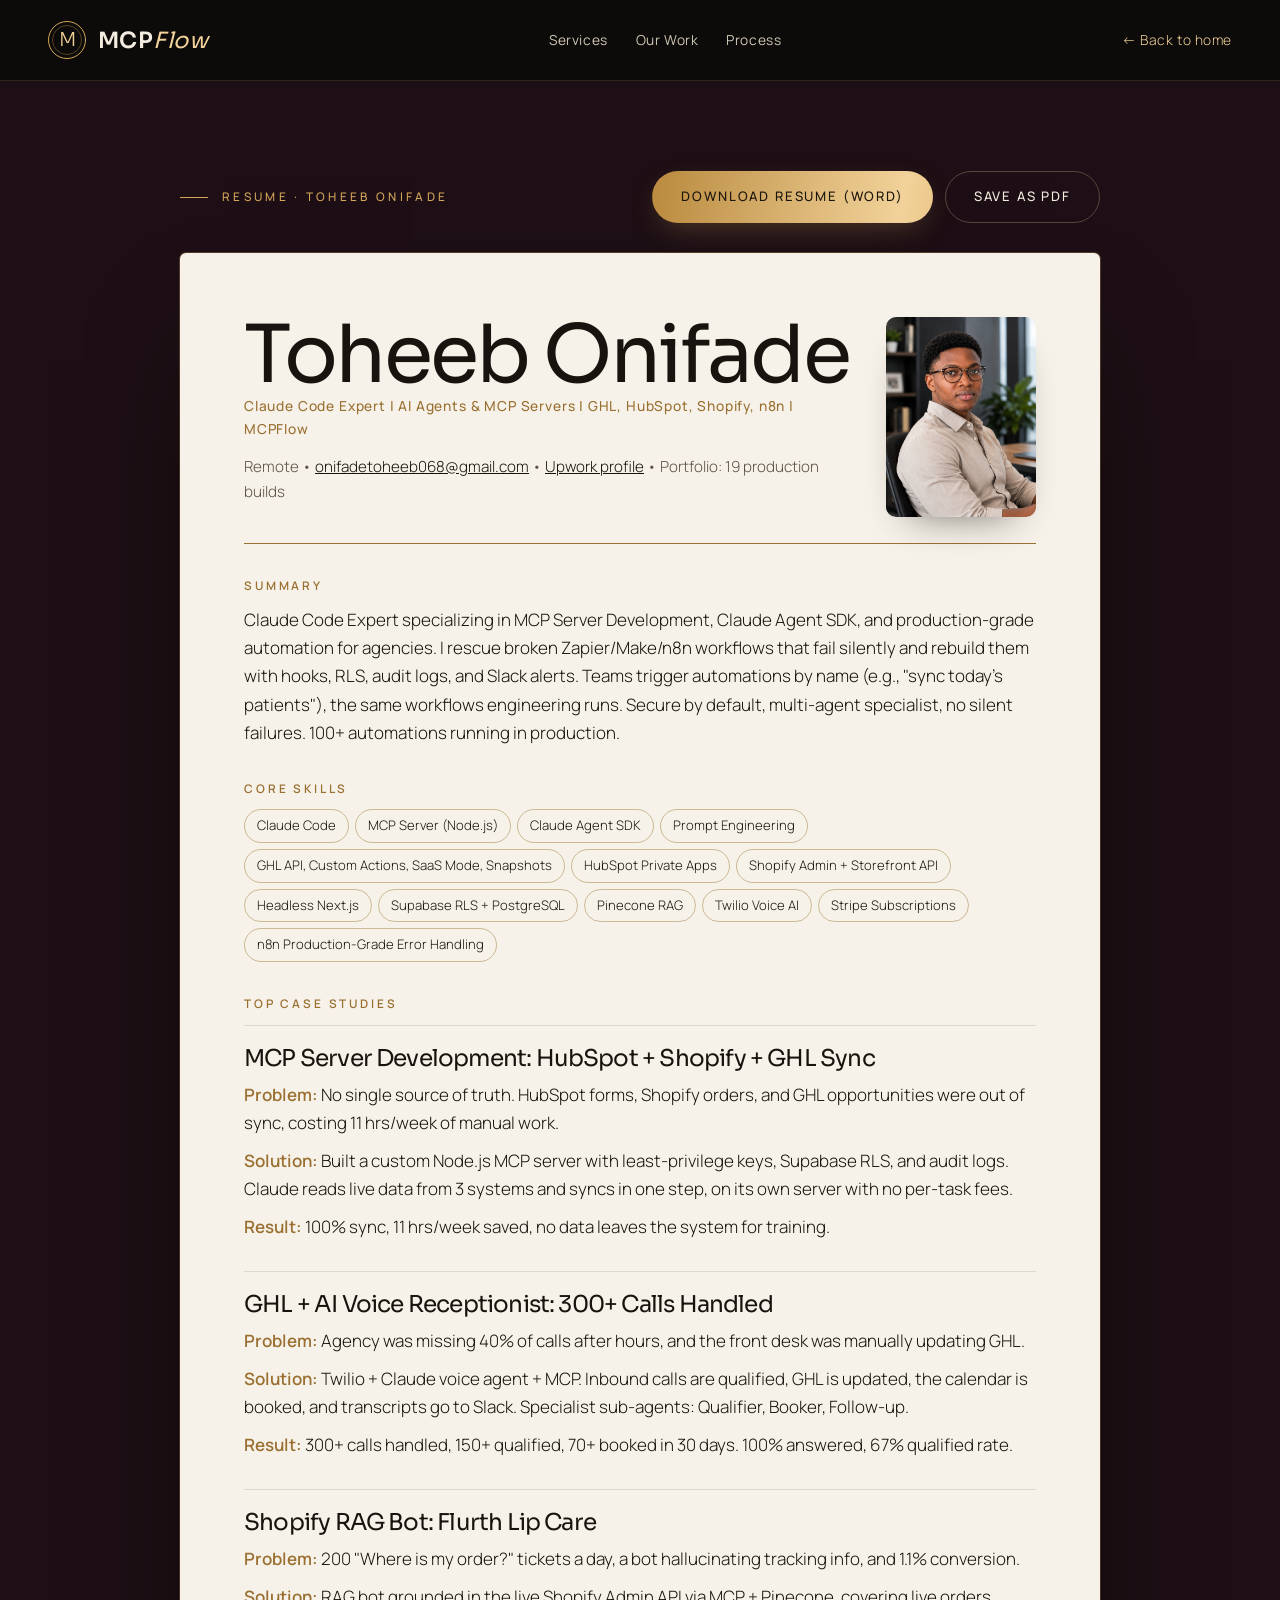
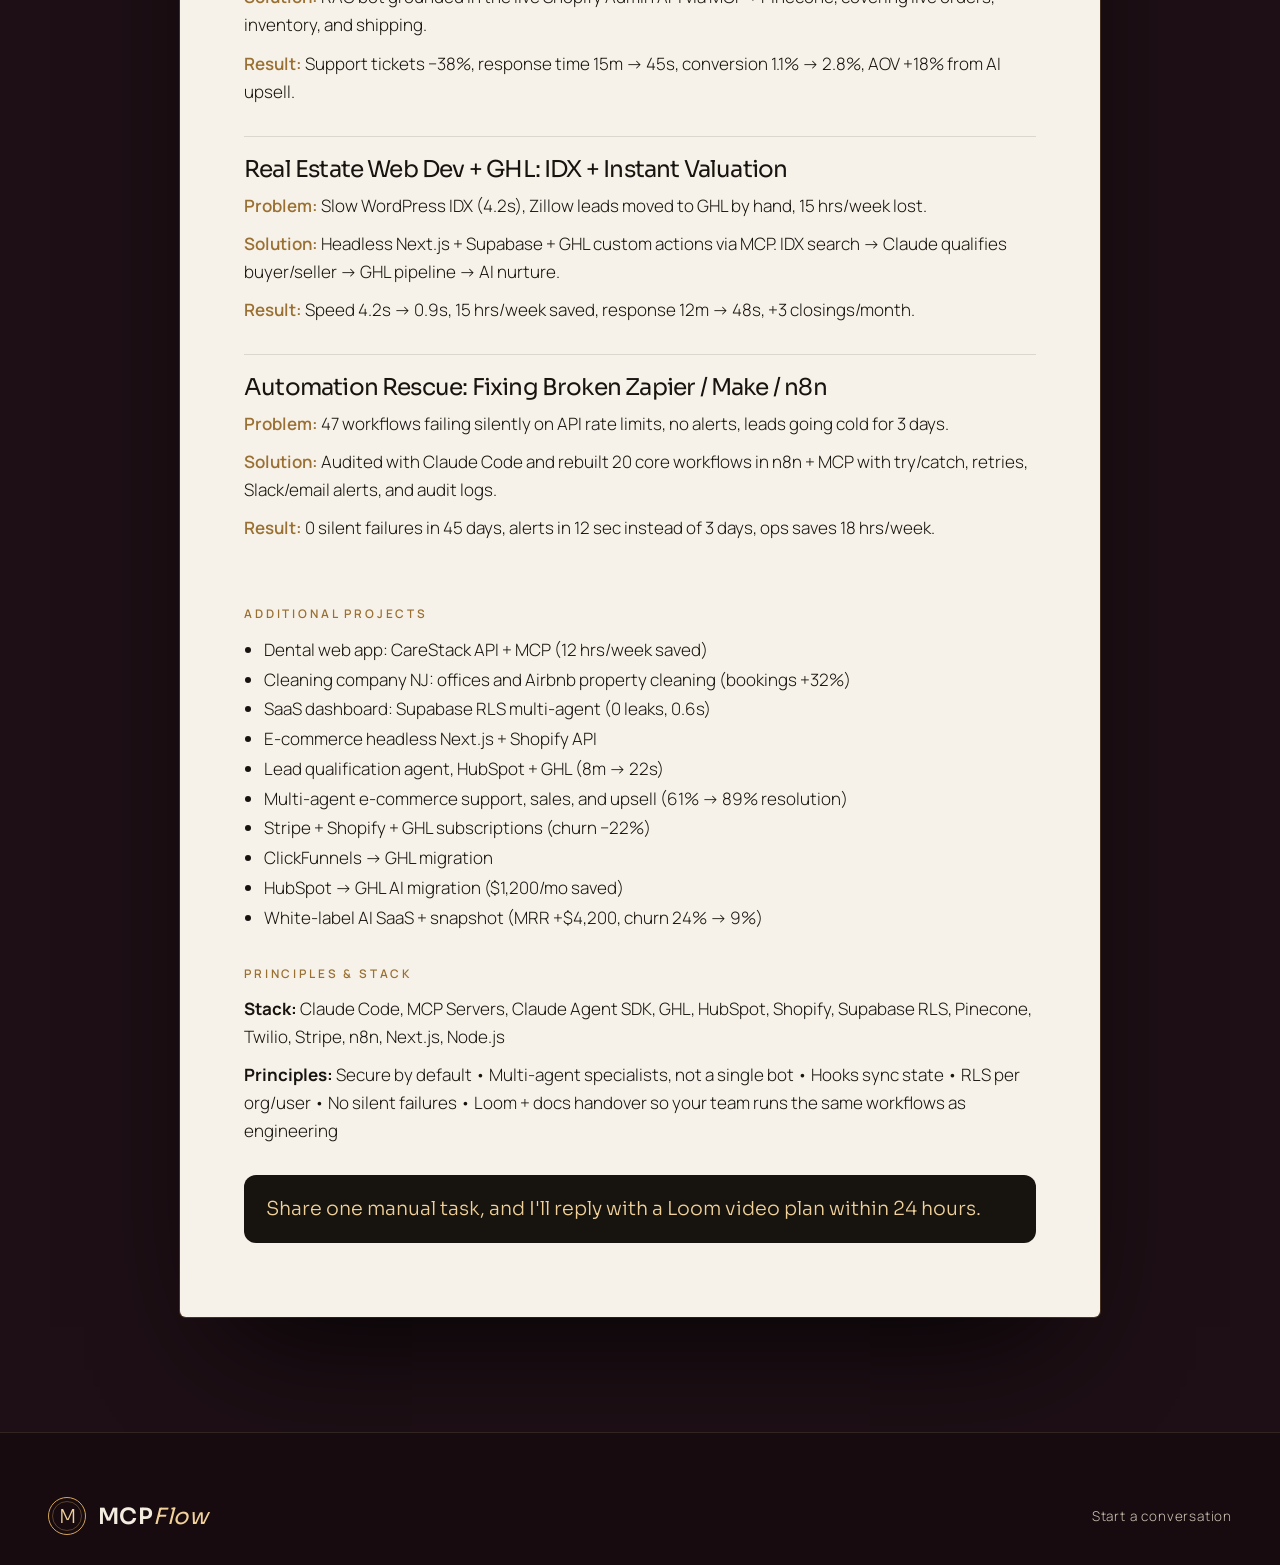
<file: resume.html>
<!DOCTYPE html>
<html lang="en">
  <head>
    <meta charset="UTF-8" />
    <meta name="viewport" content="width=device-width, initial-scale=1.0" />
    <meta name="description" content="Resume of Toheeb Onifade, Claude Code expert building AI agents, MCP servers, and production automation at MCPFlow." />
    <title>Toheeb Onifade – Resume | Claude Code Expert, AI Agents &amp; MCP Servers</title>
    <meta name="author" content="Toheeb Onifade" />
    <meta name="robots" content="index, follow, max-image-preview:large" />
    <meta property="og:type" content="profile" />
    <meta property="og:title" content="Toheeb Onifade – Resume | Claude Code Expert" />
    <meta property="og:description" content="Claude Code expert: MCP servers, Claude Agent SDK, and production automation for GoHighLevel, HubSpot, Shopify, and n8n. 19 production builds." />
    <meta property="og:image" content="assets/me/toheeb-desk.png" />
    <script type="application/ld+json">{"@context":"https://schema.org","@type":"ProfilePage","name":"Resume of Toheeb Onifade","mainEntity":{"@type":"Person","@id":"index.html#toheeb-onifade","name":"Toheeb Onifade","jobTitle":"Claude Code Expert","worksFor":{"@type":"Organization","name":"MCPFlow"},"email":"onifadetoheeb068@gmail.com","image":"assets/me/toheeb-desk.png","sameAs":["https://www.upwork.com/freelancers/~01fcc091d5daa7f215"],"knowsAbout":["Claude Code","Model Context Protocol (MCP) servers","Claude Agent SDK","Prompt engineering","GoHighLevel API","HubSpot Private Apps","Shopify Admin and Storefront API","Headless Next.js","Supabase RLS and PostgreSQL","Pinecone RAG","Twilio Voice AI","Stripe subscriptions","n8n error handling"]}}</script>
    <link rel="preconnect" href="https://fonts.googleapis.com" />
    <link rel="preconnect" href="https://fonts.gstatic.com" crossorigin />
    <link href="https://fonts.googleapis.com/css2?family=Sora:wght@300;400;500;600&family=Manrope:wght@300;400;500;600;700&family=JetBrains+Mono:wght@400;500&display=swap" rel="stylesheet" />
    <link rel="stylesheet" href="styles.css" />
  </head>
  <body class="resume-page theme-wine">
    <header class="site-header">
      <div class="container nav-wrap">
        <a href="index.html#top" class="brand" aria-label="MCPFlow home">
          <span class="brand-glyph" aria-hidden="true"></span>
          <span class="brand-word">MCP<em>Flow</em></span>
        </a>
        <nav class="main-nav" aria-label="Main navigation">
          <a href="index.html#services">Services</a>
          <a href="index.html#portfolio">Our Work</a>
          <a href="index.html#process">Process</a>
        </nav>
        <div class="nav-cta">
          <a href="index.html#top" class="nav-resume">← Back to home</a>
        </div>
      </div>
    </header>

    <main class="resume-page-content">
      <div class="container">
        <div class="resume-toolbar">
          <p class="sec-label">Resume · Toheeb Onifade</p>
          <div class="resume-actions">
            <a class="btn btn-primary" href="assets/resume/Toheeb-Onifade-Resume.docx" download>Download resume (Word)</a>
            <button class="btn btn-secondary" type="button" id="resume-print">Save as PDF</button>
          </div>
        </div>

        <article class="resume-sheet">
          <header class="resume-head">
            <img class="resume-photo" src="assets/me/toheeb-desk.png" width="1086" height="1448" alt="Portrait of Toheeb Onifade" />
            <h1>Toheeb Onifade</h1>
            <p class="resume-role">Claude Code Expert | AI Agents &amp; MCP Servers | GHL, HubSpot, Shopify, n8n | MCPFlow</p>
            <p class="resume-contact">
              Remote •
              <a href="https://mail.google.com/mail/?view=cm&amp;fs=1&amp;to=onifadetoheeb068%40gmail.com">onifadetoheeb068@gmail.com</a> •
              <a href="https://www.upwork.com/freelancers/~01fcc091d5daa7f215" target="_blank" rel="noreferrer">Upwork profile</a> •
              Portfolio: 19 production builds
            </p>
          </header>

          <section>
            <h2>Summary</h2>
            <p>
              Claude Code Expert specializing in MCP Server Development, Claude Agent SDK, and production-grade
              automation for agencies. I rescue broken Zapier/Make/n8n workflows that fail silently and rebuild them
              with hooks, RLS, audit logs, and Slack alerts. Teams trigger automations by name (e.g., "sync today's
              patients"), the same workflows engineering runs. Secure by default, multi-agent specialist, no silent
              failures. 100+ automations running in production.
            </p>
          </section>

          <section>
            <h2>Core skills</h2>
            <ul class="resume-skills">
              <li>Claude Code</li>
              <li>MCP Server (Node.js)</li>
              <li>Claude Agent SDK</li>
              <li>Prompt Engineering</li>
              <li>GHL API, Custom Actions, SaaS Mode, Snapshots</li>
              <li>HubSpot Private Apps</li>
              <li>Shopify Admin + Storefront API</li>
              <li>Headless Next.js</li>
              <li>Supabase RLS + PostgreSQL</li>
              <li>Pinecone RAG</li>
              <li>Twilio Voice AI</li>
              <li>Stripe Subscriptions</li>
              <li>n8n Production-Grade Error Handling</li>
            </ul>
          </section>

          <section>
            <h2>Top case studies</h2>

            <div class="resume-case">
              <h3>MCP Server Development: HubSpot + Shopify + GHL Sync</h3>
              <p><strong>Problem:</strong> No single source of truth. HubSpot forms, Shopify orders, and GHL opportunities were out of sync, costing 11 hrs/week of manual work.</p>
              <p><strong>Solution:</strong> Built a custom Node.js MCP server with least-privilege keys, Supabase RLS, and audit logs. Claude reads live data from 3 systems and syncs in one step, on its own server with no per-task fees.</p>
              <p><strong>Result:</strong> 100% sync, 11 hrs/week saved, no data leaves the system for training.</p>
            </div>

            <div class="resume-case">
              <h3>GHL + AI Voice Receptionist: 300+ Calls Handled</h3>
              <p><strong>Problem:</strong> Agency was missing 40% of calls after hours, and the front desk was manually updating GHL.</p>
              <p><strong>Solution:</strong> Twilio + Claude voice agent + MCP. Inbound calls are qualified, GHL is updated, the calendar is booked, and transcripts go to Slack. Specialist sub-agents: Qualifier, Booker, Follow-up.</p>
              <p><strong>Result:</strong> 300+ calls handled, 150+ qualified, 70+ booked in 30 days. 100% answered, 67% qualified rate.</p>
            </div>

            <div class="resume-case">
              <h3>Shopify RAG Bot: Flurth Lip Care</h3>
              <p><strong>Problem:</strong> 200 "Where is my order?" tickets a day, a bot hallucinating tracking info, and 1.1% conversion.</p>
              <p><strong>Solution:</strong> RAG bot grounded in the live Shopify Admin API via MCP + Pinecone, covering live orders, inventory, and shipping.</p>
              <p><strong>Result:</strong> Support tickets −38%, response time 15m → 45s, conversion 1.1% → 2.8%, AOV +18% from AI upsell.</p>
            </div>

            <div class="resume-case">
              <h3>Real Estate Web Dev + GHL: IDX + Instant Valuation</h3>
              <p><strong>Problem:</strong> Slow WordPress IDX (4.2s), Zillow leads moved to GHL by hand, 15 hrs/week lost.</p>
              <p><strong>Solution:</strong> Headless Next.js + Supabase + GHL custom actions via MCP. IDX search → Claude qualifies buyer/seller → GHL pipeline → AI nurture.</p>
              <p><strong>Result:</strong> Speed 4.2s → 0.9s, 15 hrs/week saved, response 12m → 48s, +3 closings/month.</p>
            </div>

            <div class="resume-case">
              <h3>Automation Rescue: Fixing Broken Zapier / Make / n8n</h3>
              <p><strong>Problem:</strong> 47 workflows failing silently on API rate limits, no alerts, leads going cold for 3 days.</p>
              <p><strong>Solution:</strong> Audited with Claude Code and rebuilt 20 core workflows in n8n + MCP with try/catch, retries, Slack/email alerts, and audit logs.</p>
              <p><strong>Result:</strong> 0 silent failures in 45 days, alerts in 12 sec instead of 3 days, ops saves 18 hrs/week.</p>
            </div>
          </section>

          <section>
            <h2>Additional projects</h2>
            <ul class="resume-list">
              <li>Dental web app: CareStack API + MCP (12 hrs/week saved)</li>
              <li>Cleaning company NJ: offices and Airbnb property cleaning (bookings +32%)</li>
              <li>SaaS dashboard: Supabase RLS multi-agent (0 leaks, 0.6s)</li>
              <li>E-commerce headless Next.js + Shopify API</li>
              <li>Lead qualification agent, HubSpot + GHL (8m → 22s)</li>
              <li>Multi-agent e-commerce support, sales, and upsell (61% → 89% resolution)</li>
              <li>Stripe + Shopify + GHL subscriptions (churn −22%)</li>
              <li>ClickFunnels → GHL migration</li>
              <li>HubSpot → GHL AI migration ($1,200/mo saved)</li>
              <li>White-label AI SaaS + snapshot (MRR +$4,200, churn 24% → 9%)</li>
            </ul>
          </section>

          <section>
            <h2>Principles &amp; stack</h2>
            <p><strong>Stack:</strong> Claude Code, MCP Servers, Claude Agent SDK, GHL, HubSpot, Shopify, Supabase RLS, Pinecone, Twilio, Stripe, n8n, Next.js, Node.js</p>
            <p><strong>Principles:</strong> Secure by default • Multi-agent specialists, not a single bot • Hooks sync state • RLS per org/user • No silent failures • Loom + docs handover so your team runs the same workflows as engineering</p>
          </section>

          <p class="resume-cta">Share one manual task, and I'll reply with a Loom video plan within 24 hours.</p>
        </article>
      </div>
    </main>

    <footer class="site-footer">
      <div class="container footer-wrap">
        <a href="index.html#top" class="brand" aria-label="MCPFlow home">
          <span class="brand-glyph" aria-hidden="true"></span>
          <span class="brand-word">MCP<em>Flow</em></span>
        </a>
        <div class="footer-meta">
          <a href="https://mail.google.com/mail/?view=cm&amp;fs=1&amp;to=onifadetoheeb068%40gmail.com&amp;su=Project%20Inquiry">Start a conversation</a>
        </div>
      </div>
    </footer>

    <script>
      document.getElementById('resume-print').addEventListener('click', () => window.print());
    </script>
  </body>
</html>
</file>
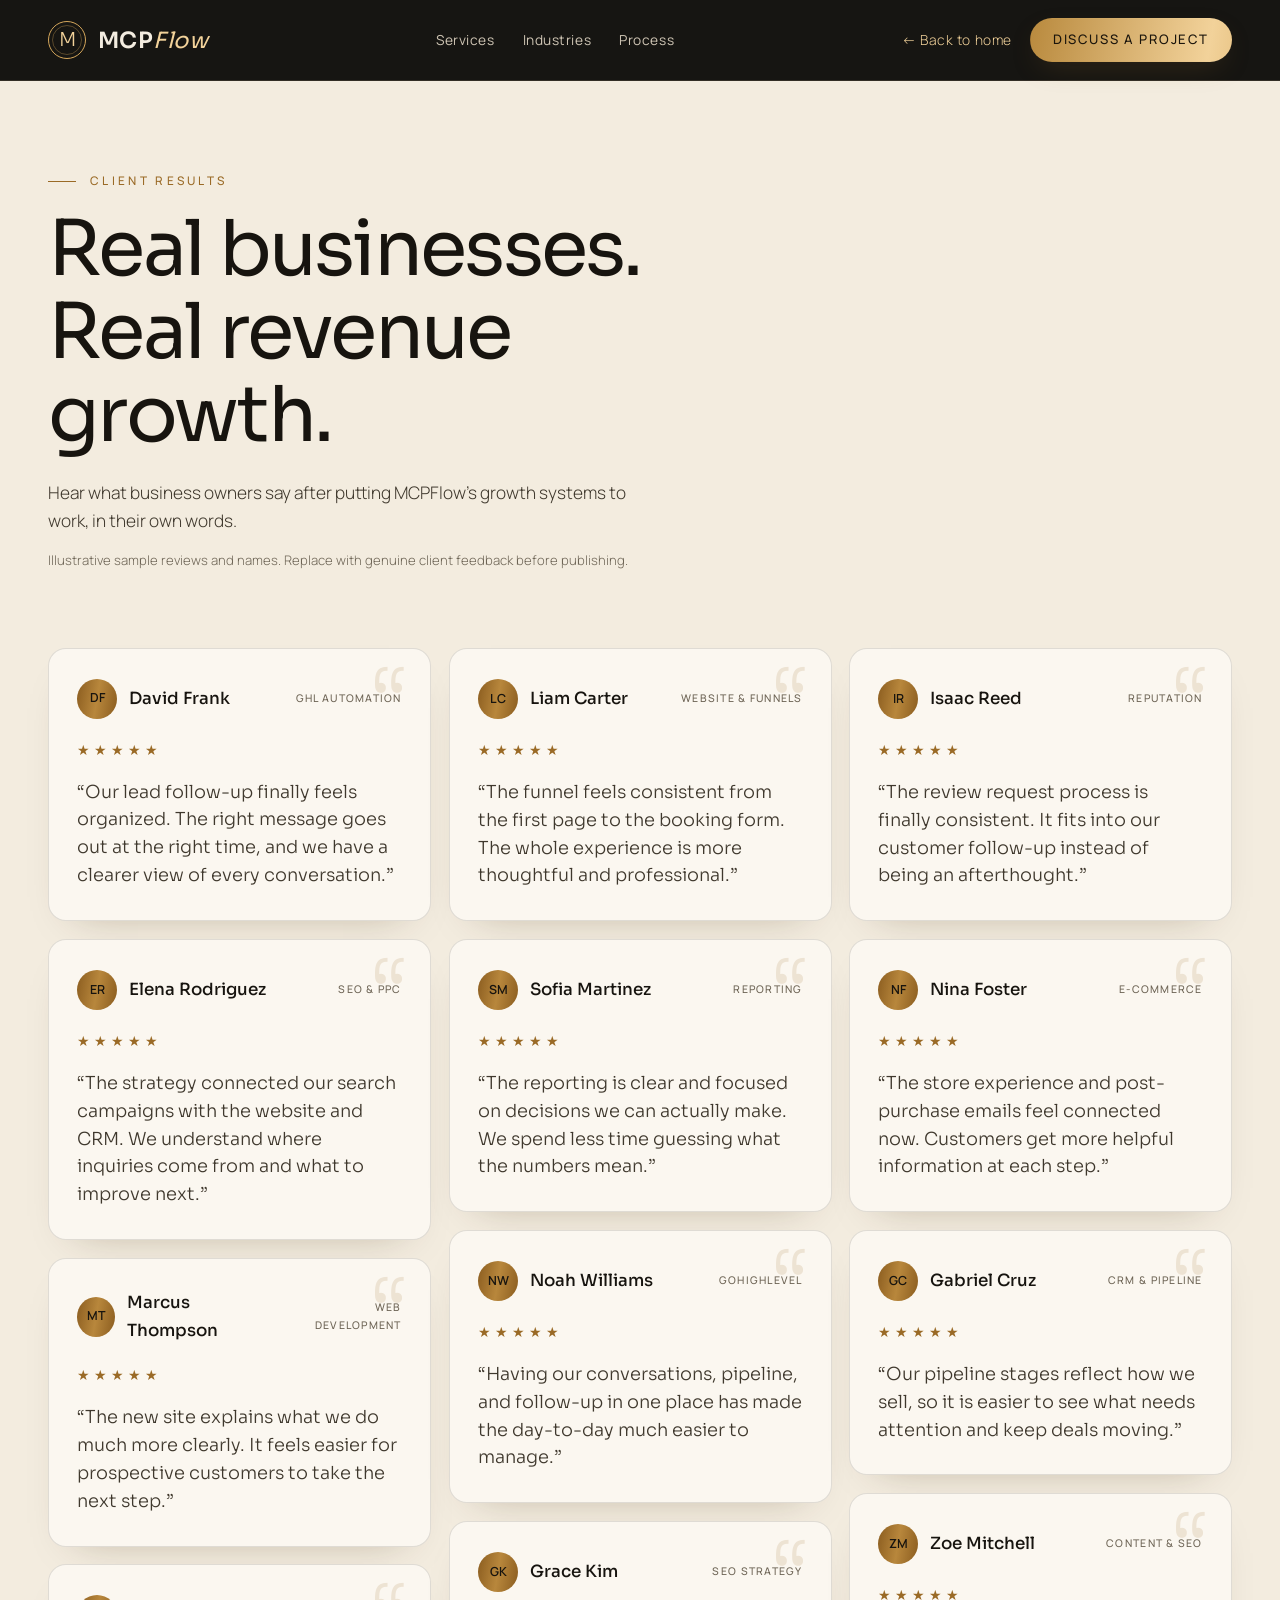
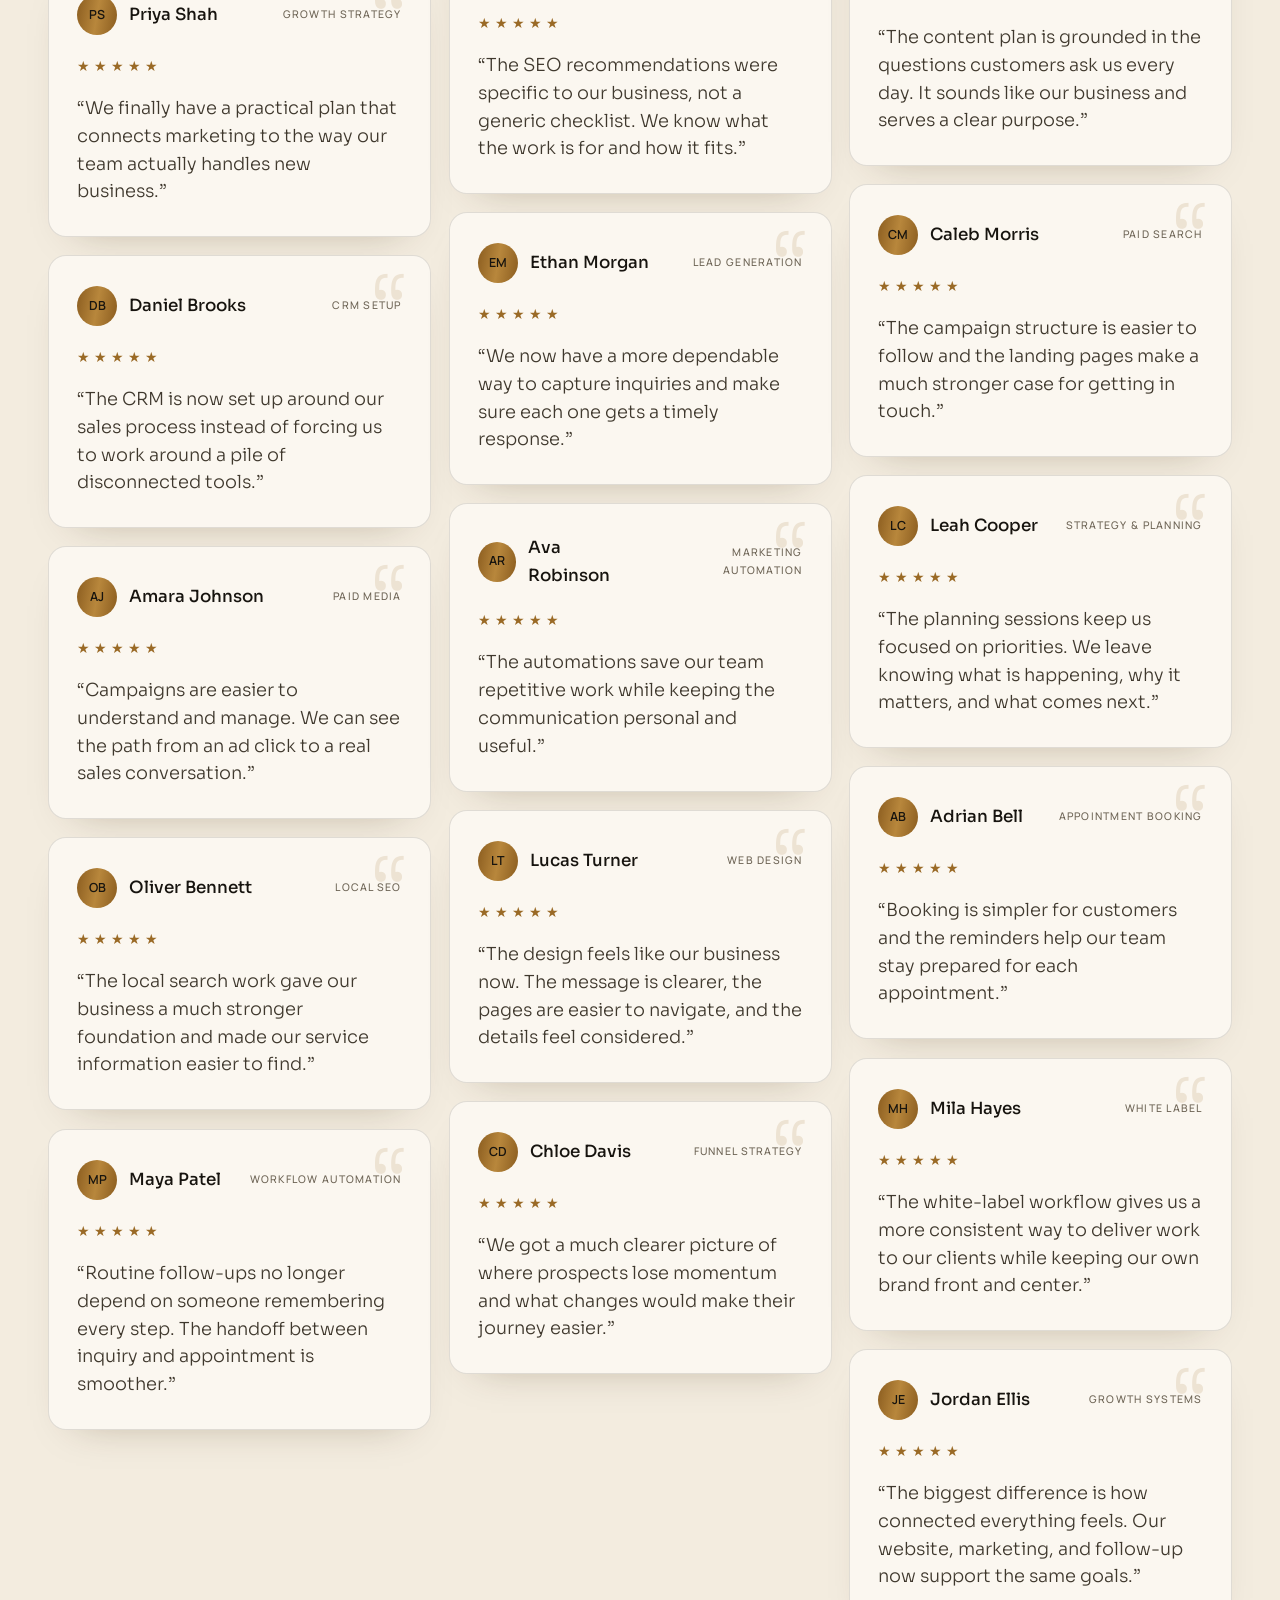
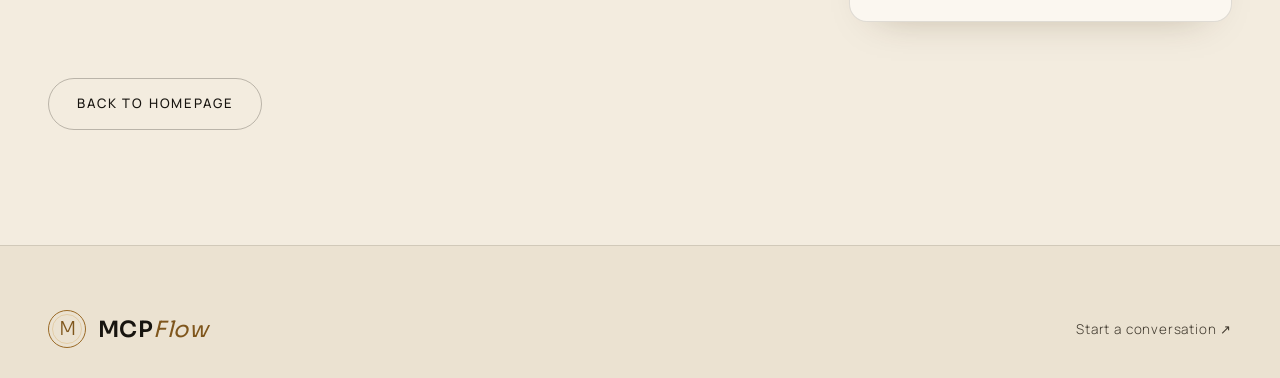
<file: reviews.html>
<!DOCTYPE html>
<html lang="en">
  <head>
    <meta charset="UTF-8" />
    <meta name="viewport" content="width=device-width, initial-scale=1.0" />
    <meta name="description" content="Illustrative sample client reviews for MCPFlow." />
    <!-- Placeholder reviews: keep out of search results until they are replaced with real client feedback. -->
    <meta name="robots" content="noindex, follow" />
    <title>Client Reviews | MCPFlow</title>
    <link rel="preconnect" href="https://fonts.googleapis.com" />
    <link rel="preconnect" href="https://fonts.gstatic.com" crossorigin />
    <link href="https://fonts.googleapis.com/css2?family=Sora:wght@300;400;500;600&family=Manrope:wght@300;400;500;600;700&family=JetBrains+Mono:wght@400;500&display=swap" rel="stylesheet" />
    <link rel="stylesheet" href="styles.css" />
  </head>
  <body class="reviews-page theme-cream">
    <header class="site-header">
      <div class="container nav-wrap">
        <a href="index.html#top" class="brand" aria-label="MCPFlow home">
          <span class="brand-glyph" aria-hidden="true"></span>
          <span class="brand-word">MCP<em>Flow</em></span>
        </a>
        <nav class="main-nav" aria-label="Main navigation">
          <a href="index.html#services">Services</a>
          <a href="index.html#industries">Industries</a>
          <a href="index.html#process">Process</a>
        </nav>
        <div class="nav-cta">
          <a href="index.html#reviews" class="nav-resume">← Back to home</a>
          <a href="index.html#contact" class="btn btn-primary">Discuss a project</a>
        </div>
      </div>
    </header>

    <main class="reviews-page-content">
      <section class="reviews all-reviews-section">
        <div class="container">
          <header class="sec-head reviews-heading">
            <div>
              <p class="sec-label">Client results</p>
              <h1>Real businesses. Real revenue growth.</h1>
              <p class="sec-sub">Hear what business owners say after putting MCPFlow’s growth systems to work, in their own words.</p>
              <p class="review-disclaimer">Illustrative sample reviews and names. Replace with genuine client feedback before publishing.</p>
            </div>
          </header>
          <div class="reviews-grid" id="all-reviews-grid" aria-live="polite"></div>
          <noscript><p class="review-disclaimer">Enable JavaScript to view the sample reviews.</p></noscript>
          <div class="section-action reviews-actions">
            <a class="btn btn-secondary" href="index.html#reviews">Back to homepage</a>
          </div>
        </div>
      </section>
    </main>

    <footer class="site-footer">
      <div class="container footer-wrap">
        <a href="index.html#top" class="brand" aria-label="MCPFlow home">
          <span class="brand-glyph" aria-hidden="true"></span>
          <span class="brand-word">MCP<em>Flow</em></span>
        </a>
        <div class="footer-meta">
          <a href="index.html#contact">Start a conversation ↗</a>
        </div>
      </div>
    </footer>

    <script src="script.js"></script>
  </body>
</html>
</file>
<file: styles.css>
/* ==========================================================================
   MCPFlow — "Midnight & Gold"
   Near-black, champagne gold, ivory. Bodoni for display, Jost for reading,
   Pinyon Script for small human accents. Photography in a warm duotone.
   ========================================================================== */

:root {
  --bg: #0d0c0a;
  --bg-2: #14120f;
  --surface: #1a1714;
  --surface-2: #221e19;
  --line: rgba(232, 205, 160, 0.14);
  --line-strong: rgba(232, 205, 160, 0.3);
  --text: #f3ece0;
  --text-soft: #cfc5b4;
  --muted: #9a907f;

  --gold: #d4a65a;
  --gold-light: #f2d29a;
  --gold-deep: #9a7032;
  --gold-gradient: linear-gradient(100deg, #b98a3e 0%, #f2d29a 45%, #d4a65a 70%, #a87a35 100%);
  --glow: rgba(212, 166, 90, 0.35);

  --stone: #ece5d8;
  --stone-2: #e0d6c5;
  --ink: #17140f;

  --display: "Sora", "Segoe UI", sans-serif;
  --sans: "Manrope", "Segoe UI", sans-serif;
  --mono: "JetBrains Mono", "Cascadia Mono", monospace;

  --gutter: clamp(16px, 4vw, 48px);
  --max: 1280px;
  --radius: 18px;
  --ease: cubic-bezier(0.22, 0.7, 0.12, 1);
}

*,
*::before,
*::after {
  box-sizing: border-box;
}

html {
  scroll-behavior: smooth;
  scroll-padding-top: 90px;
  -webkit-text-size-adjust: 100%;
}

body {
  margin: 0;
  background: var(--bg);
  color: var(--text);
  font-family: var(--sans);
  font-size: 17px;
  font-weight: 300;
  line-height: 1.65;
  -webkit-font-smoothing: antialiased;
  overflow-x: hidden;
}

body.booking-modal-open,
body.portfolio-modal-open,
body.nav-open {
  overflow: hidden;
}

img,
video,
svg {
  display: block;
  max-width: 100%;
}

a {
  color: inherit;
}

button {
  font: inherit;
  color: inherit;
}

::selection {
  background: var(--gold);
  color: var(--bg);
}

:focus-visible {
  outline: 2px solid var(--gold-light);
  outline-offset: 3px;
}

h1,
h2,
h3 {
  margin: 0;
  font-family: var(--display);
  font-weight: 400;
  line-height: 1.08;
  letter-spacing: -0.035em;
}

h1 em,
h2 em,
.panel-title em {
  background: var(--gold-gradient);
  -webkit-background-clip: text;
  background-clip: text;
  color: transparent;
}

p {
  margin: 0;
}

.sr-only {
  position: absolute;
  width: 1px;
  height: 1px;
  padding: 0;
  margin: -1px;
  overflow: hidden;
  clip: rect(0 0 0 0);
  white-space: nowrap;
  border: 0;
}

.container {
  width: min(var(--max), 100% - var(--gutter) * 2);
  margin-inline: auto;
}

.section {
  position: relative;
  padding: clamp(90px, 11vw, 150px) 0;
}

/* ---------- Type helpers ---------- */

.script-accent {
  display: inline-flex;
  align-items: center;
  gap: 2px;
  padding: 7px 14px;
  border: 1px solid var(--line-strong);
  border-radius: 999px;
  background: rgba(212, 166, 90, 0.06);
  font-family: var(--mono);
  font-size: 0.82rem;
  font-weight: 500;
  line-height: 1.2;
  color: var(--gold-light);
}

.script-accent::before {
  content: ">";
  margin-right: 8px;
  color: var(--gold);
}

.script-accent::after {
  content: "";
  width: 7px;
  height: 1.05em;
  margin-left: 4px;
  background: var(--gold);
  animation: caret 1.1s steps(1) infinite;
}

@keyframes caret {
  50% { opacity: 0; }
}

.script-accent.dark {
  border-color: rgba(154, 112, 50, 0.4);
  background: rgba(154, 112, 50, 0.08);
  color: var(--gold-deep);
}

.script-accent.dark::before,
.script-accent.dark::after {
  color: var(--gold-deep);
  background-color: var(--gold-deep);
}

.script-accent.dark::before {
  background: none;
}

.script-accent.small {
  font-size: 0.76rem;
}

.kicker,
.sec-label,
.trust-label,
.mega-kicker {
  font-family: var(--sans);
  font-size: 0.74rem;
  font-weight: 500;
  letter-spacing: 0.28em;
  text-transform: uppercase;
  color: var(--gold);
}

.sec-label::before {
  content: "";
  display: inline-block;
  width: 28px;
  height: 1px;
  margin-right: 14px;
  background: currentColor;
  vertical-align: middle;
}

.sec-head {
  max-width: 760px;
  margin-bottom: clamp(48px, 6vw, 76px);
}

.sec-head h2 {
  margin-top: 18px;
  font-size: clamp(2.1rem, 4.2vw, 3.7rem);
}

.sec-head.center {
  margin-inline: auto;
  text-align: center;
}

.sec-head.center .sec-label::after {
  content: "";
  display: inline-block;
  width: 28px;
  height: 1px;
  margin-left: 14px;
  background: currentColor;
  vertical-align: middle;
}

.sec-head.split {
  display: flex;
  flex-wrap: wrap;
  justify-content: space-between;
  align-items: end;
  gap: 24px 48px;
  max-width: none;
}

.sec-head.split > div {
  max-width: 720px;
}

.sec-sub {
  max-width: 60ch;
  margin-top: 22px;
  color: var(--text-soft);
  font-size: 1.08rem;
}

.sec-head.center .sec-sub {
  margin-inline: auto;
}

.sec-sub.narrow {
  max-width: 42ch;
  margin-top: 0;
}

.sec-sub strong {
  color: var(--gold-light);
  font-weight: 500;
}

.section-action {
  margin-top: 56px;
}

.section-action.center {
  text-align: center;
}

/* ---------- Buttons ---------- */

.btn {
  position: relative;
  display: inline-flex;
  align-items: center;
  justify-content: center;
  gap: 10px;
  min-height: 52px;
  padding: 0 28px;
  border: 1px solid transparent;
  border-radius: 999px;
  background: transparent;
  font-family: var(--sans);
  font-size: 0.82rem;
  font-weight: 500;
  letter-spacing: 0.14em;
  text-transform: uppercase;
  text-decoration: none;
  cursor: pointer;
  overflow: hidden;
  isolation: isolate;
  transition: transform 0.35s var(--ease), box-shadow 0.35s var(--ease), background-color 0.25s, color 0.25s, border-color 0.25s;
}

.btn:hover {
  transform: translateY(-2px);
}

.btn:active {
  transform: translateY(0);
}

.btn-primary {
  background: var(--gold-gradient);
  background-size: 200% 100%;
  color: #1b150c;
  box-shadow: 0 10px 30px -10px var(--glow);
}

.btn-primary::after {
  content: "";
  position: absolute;
  inset: 0;
  z-index: -1;
  background: linear-gradient(110deg, transparent 30%, rgba(255, 255, 255, 0.55) 50%, transparent 70%);
  transform: translateX(-120%);
  transition: transform 0.8s var(--ease);
}

.btn-primary:hover {
  box-shadow: 0 16px 40px -10px rgba(212, 166, 90, 0.6);
}

.btn-primary:hover::after {
  transform: translateX(120%);
}

.portfolio-drive-btn {
  min-height: 60px;
  padding: 0 40px;
  font-size: 0.9rem;
  font-weight: 600;
  box-shadow: 0 0 0 0 rgba(212, 166, 90, 0.55), 0 14px 36px -10px var(--glow);
  animation: drive-btn-pulse 2.4s ease-out infinite;
}

@keyframes drive-btn-pulse {
  0% { box-shadow: 0 0 0 0 rgba(212, 166, 90, 0.55), 0 14px 36px -10px var(--glow); }
  70%, 100% { box-shadow: 0 0 0 16px rgba(212, 166, 90, 0), 0 14px 36px -10px var(--glow); }
}

@media (prefers-reduced-motion: reduce) {
  .portfolio-drive-btn { animation: none; }
}

@media (max-width: 560px) {
  .portfolio-drive-btn {
    max-width: 100%;
    padding: 12px 24px;
    font-size: 0.82rem;
    line-height: 1.4;
    text-align: center;
  }
}

.btn-secondary {
  border-color: var(--line-strong);
  color: var(--text);
}

.btn-secondary:hover {
  border-color: var(--gold);
  color: var(--gold-light);
  background: rgba(212, 166, 90, 0.08);
}

.btn-dark {
  background: var(--ink);
  color: var(--stone);
}

.btn-dark:hover {
  background: #000;
  box-shadow: 0 14px 30px -12px rgba(0, 0, 0, 0.5);
}

.btn-ghost,
.btn-outline {
  min-height: 0;
  padding: 6px 0;
  border-radius: 0;
  overflow: visible;
  color: var(--text);
  letter-spacing: 0.12em;
}

.btn-ghost::before,
.btn-outline::before {
  content: "";
  position: absolute;
  left: 0;
  right: 0;
  bottom: 0;
  height: 1px;
  background: var(--gold);
  transform-origin: right;
  transition: transform 0.4s var(--ease);
}

.btn-ghost:hover,
.btn-outline:hover {
  transform: none;
  color: var(--gold-light);
}

.btn-ghost:hover::before,
.btn-outline:hover::before {
  transform: scaleX(0.35);
  transform-origin: left;
}

.btn-ghost.dark {
  color: var(--ink);
}

.btn-ghost.dark::before {
  background: var(--gold-deep);
}

.btn-ghost.dark:hover {
  color: var(--gold-deep);
}

.text-link {
  font-size: 0.82rem;
  font-weight: 500;
  letter-spacing: 0.14em;
  text-transform: uppercase;
  text-decoration: none;
  color: var(--gold-light);
  border-bottom: 1px solid var(--gold);
  padding-bottom: 6px;
  white-space: nowrap;
  transition: color 0.2s;
}

.text-link:hover {
  color: var(--text);
}

/* ---------- Scroll progress ---------- */

.scroll-progress {
  position: fixed;
  inset: 0 0 auto;
  z-index: 80;
  height: 2px;
  pointer-events: none;
}

.scroll-progress span {
  display: block;
  width: 100%;
  height: 100%;
  background: var(--gold-gradient);
  transform: scaleX(0);
  transform-origin: left;
}

/* ---------- Header ---------- */

.site-header {
  position: sticky;
  top: 0;
  z-index: 60;
  border-bottom: 1px solid transparent;
  transition: background-color 0.4s, border-color 0.4s, backdrop-filter 0.4s;
}

.home .site-header {
  position: fixed;
  left: 0;
  right: 0;
}

.site-header.is-scrolled,
body:not(.home) .site-header {
  background: rgba(13, 12, 10, 0.82);
  backdrop-filter: blur(14px);
  -webkit-backdrop-filter: blur(14px);
  border-bottom-color: var(--line);
}

.nav-wrap {
  display: flex;
  align-items: center;
  justify-content: space-between;
  gap: 28px;
  min-height: 80px;
}

.brand {
  display: inline-flex;
  align-items: center;
  gap: 12px;
  text-decoration: none;
  flex-shrink: 0;
}

.brand-glyph {
  position: relative;
  display: grid;
  place-items: center;
  width: 38px;
  height: 38px;
  border: 1px solid var(--gold);
  border-radius: 50%;
  transition: transform 0.6s var(--ease);
}

.brand-glyph::before {
  content: "M";
  font-family: var(--display);
  font-size: 1.2rem;
  line-height: 1;
  color: var(--gold-light);
}

.brand-glyph::after {
  content: "";
  position: absolute;
  inset: 3px;
  border: 1px solid rgba(212, 166, 90, 0.35);
  border-radius: 50%;
}

.brand:hover .brand-glyph {
  transform: rotate(-12deg) scale(1.05);
}

.brand-word {
  font-family: var(--display);
  font-size: 1.4rem;
  font-weight: 600;
  letter-spacing: 0.02em;
}

.brand-word em {
  font-weight: 400;
  color: var(--gold-light);
}

.main-nav {
  display: flex;
  align-items: center;
  gap: clamp(16px, 2.2vw, 32px);
}

.main-nav > a,
.mega-trigger {
  position: relative;
  padding: 8px 0;
  border: 0;
  background: none;
  font-size: 0.86rem;
  font-weight: 400;
  letter-spacing: 0.04em;
  color: var(--text-soft);
  text-decoration: none;
  cursor: pointer;
  transition: color 0.2s;
}

.main-nav > a::after,
.mega-trigger::after {
  content: "";
  position: absolute;
  left: 50%;
  bottom: 2px;
  width: 4px;
  height: 4px;
  border-radius: 50%;
  background: var(--gold);
  opacity: 0;
  transform: translate(-50%, 4px);
  transition: opacity 0.3s, transform 0.3s var(--ease);
}

.main-nav > a:hover,
.mega-trigger:hover,
.mega-menu-item.is-open .mega-trigger {
  color: var(--text);
}

.main-nav > a:hover::after,
.mega-trigger:hover::after,
.mega-menu-item.is-open .mega-trigger::after {
  opacity: 1;
  transform: translate(-50%, 0);
}

.main-nav .nav-resume {
  color: var(--gold-light);
}

.nav-cta {
  display: flex;
  align-items: center;
  gap: 18px;
  flex-shrink: 0;
}

.nav-cta .btn {
  min-height: 44px;
  padding: 0 22px;
}

.nav-cta .nav-resume {
  font-size: 0.86rem;
  letter-spacing: 0.04em;
  color: var(--gold-light);
  text-decoration: none;
}

.nav-cta .nav-resume:hover {
  color: var(--text);
}

@media (max-width: 1024px) {
  body:not(.home) .main-nav {
    display: none;
  }
}

.nav-toggle {
  display: none;
  position: relative;
  width: 46px;
  height: 46px;
  border: 1px solid var(--line-strong);
  border-radius: 50%;
  background: transparent;
  cursor: pointer;
}

.nav-toggle-bars,
.nav-toggle-bars::before,
.nav-toggle-bars::after {
  position: absolute;
  left: 50%;
  width: 18px;
  height: 1.5px;
  background: var(--text);
  transition: transform 0.35s var(--ease), opacity 0.2s;
}

.nav-toggle-bars {
  top: 50%;
  transform: translate(-50%, -50%);
}

.nav-toggle-bars::before,
.nav-toggle-bars::after {
  content: "";
  transform: translateX(-50%);
}

.nav-toggle-bars::before { top: -6px; }
.nav-toggle-bars::after { top: 6px; }

.nav-open .nav-toggle-bars {
  background: transparent;
}

.nav-open .nav-toggle-bars::before {
  transform: translate(-50%, 6px) rotate(45deg);
}

.nav-open .nav-toggle-bars::after {
  transform: translate(-50%, -6px) rotate(-45deg);
}

/* ---------- Mega menu ---------- */

.mega-menu-item {
  position: relative;
}

.mega-trigger {
  display: inline-flex;
  align-items: center;
  gap: 8px;
}

.mega-chevron {
  width: 6px;
  height: 6px;
  border-right: 1.5px solid var(--gold);
  border-bottom: 1.5px solid var(--gold);
  transform: translateY(-2px) rotate(45deg);
  transition: transform 0.3s var(--ease);
}

.mega-menu-item.is-open .mega-chevron {
  transform: translateY(1px) rotate(-135deg);
}

.mega-panel {
  position: fixed;
  top: 88px;
  left: 50%;
  z-index: 70;
  width: min(1200px, calc(100vw - 32px));
  max-height: calc(100vh - 110px);
  overflow-y: auto;
  padding: 32px 34px 34px;
  transform: translateX(-50%);
  background: rgba(20, 18, 15, 0.97);
  backdrop-filter: blur(18px);
  -webkit-backdrop-filter: blur(18px);
  border: 1px solid var(--line-strong);
  border-radius: var(--radius);
  box-shadow: 0 40px 80px -30px rgba(0, 0, 0, 0.8), 0 0 0 1px rgba(212, 166, 90, 0.05);
  animation: menu-in 0.35s var(--ease) both;
}

@keyframes menu-in {
  from { opacity: 0; transform: translate(-50%, -8px); }
  to { opacity: 1; transform: translate(-50%, 0); }
}

.mega-panel-heading {
  display: flex;
  justify-content: space-between;
  align-items: end;
  gap: 32px;
  padding-bottom: 22px;
  margin-bottom: 24px;
  border-bottom: 1px solid var(--line);
}

.mega-panel-heading h2 {
  margin-top: 10px;
  font-size: clamp(1.8rem, 3vw, 2.5rem);
}

.mega-panel-heading p {
  max-width: 40ch;
  color: var(--text-soft);
  font-size: 0.98rem;
}

.mega-columns {
  display: grid;
  grid-template-columns: repeat(5, minmax(0, 1fr));
  gap: 24px;
}

.mega-column h3 {
  margin-bottom: 12px;
  padding-bottom: 10px;
  border-bottom: 1px solid var(--gold-deep);
  font-family: var(--sans);
  font-size: 0.72rem;
  font-weight: 500;
  letter-spacing: 0.18em;
  text-transform: uppercase;
  color: var(--gold);
}

.mega-link-list {
  display: grid;
  gap: 2px;
}

.mega-link {
  display: grid;
  gap: 3px;
  padding: 10px 10px;
  margin-inline: -10px;
  border-radius: 10px;
  text-decoration: none;
  transition: background-color 0.2s;
}

.mega-link:hover,
.mega-link:focus-visible {
  background: rgba(212, 166, 90, 0.1);
}

.mega-link-label {
  font-size: 0.94rem;
  font-weight: 500;
  line-height: 1.3;
  color: var(--text);
}

.mega-link-description {
  color: var(--muted);
  font-size: 0.83rem;
  line-height: 1.4;
}

/* ---------- Hero ---------- */

.hero {
  position: relative;
  display: flex;
  flex-direction: column;
  justify-content: center;
  min-height: 100svh;
  padding: 130px 0 110px;
  overflow: hidden;
  isolation: isolate;
}

.hero-bg {
  position: absolute;
  inset: 0;
  z-index: -2;
}

.hero-bg img,
.section-photo img {
  width: 100%;
  height: 100%;
  object-fit: cover;
  filter: grayscale(1) contrast(1.1) brightness(0.55);
}

.hero-bg::after,
.section-photo::after {
  content: "";
  position: absolute;
  inset: 0;
  background:
    linear-gradient(180deg, rgba(13, 12, 10, 0.55) 0%, rgba(13, 12, 10, 0.2) 40%, var(--bg) 100%),
    linear-gradient(90deg, rgba(13, 12, 10, 0.92) 0%, rgba(13, 12, 10, 0.5) 55%, rgba(13, 12, 10, 0.75) 100%),
    rgba(150, 105, 40, 0.35);
  mix-blend-mode: normal;
}

.hero-bg img {
  transform: scale(1.08);
  animation: slow-zoom 20s ease-out forwards;
}

@keyframes slow-zoom {
  to { transform: scale(1); }
}

.hero-spotlight {
  position: absolute;
  inset: 0;
  z-index: -1;
  pointer-events: none;
  background: radial-gradient(520px circle at var(--mx, 70%) var(--my, 40%), rgba(242, 210, 154, 0.16), transparent 65%);
  transition: background 0.2s;
}

.hero-grid {
  display: grid;
  grid-template-columns: minmax(0, 1.05fr) minmax(0, 0.95fr);
  gap: clamp(36px, 5vw, 80px);
  align-items: center;
}

.hero-copy .script-accent {
  margin-bottom: 22px;
  animation: fade-up 1s 0.1s var(--ease) both;
}

.kicker {
  margin-bottom: 26px;
  animation: fade-up 1s 0.2s var(--ease) both;
}

.hero-title {
  font-size: clamp(1.95rem, 4.3vw, 4.5rem);
  font-weight: 400;
  line-height: 1.04;
  letter-spacing: -0.045em;
}

.hero-title .line {
  display: block;
  overflow: hidden;
  padding-bottom: 0.08em;
  white-space: nowrap;
}

.hero-title .line > span {
  display: inline-block;
  animation: rise 1.2s var(--ease) both;
}

.hero-title .line:nth-child(1) > span { animation-delay: 0.25s; }
.hero-title .line:nth-child(2) > span { animation-delay: 0.35s; }
.hero-title .line:nth-child(3) > span { animation-delay: 0.45s; }

@keyframes rise {
  from { transform: translateY(110%); }
  to { transform: none; }
}

@keyframes fade-up {
  from { opacity: 0; transform: translateY(18px); }
  to { opacity: 1; transform: none; }
}

.hero-lead {
  max-width: 52ch;
  margin: 30px 0 36px;
  font-size: clamp(1.04rem, 1.3vw, 1.18rem);
  color: var(--text-soft);
  animation: fade-up 1s 0.6s var(--ease) both;
}

.button-row {
  display: flex;
  flex-wrap: wrap;
  align-items: center;
  gap: 14px 22px;
}

.hero .button-row {
  animation: fade-up 1s 0.7s var(--ease) both;
}

.proof-list {
  display: grid;
  grid-template-columns: repeat(3, minmax(0, 1fr));
  gap: 20px;
  margin: 52px 0 0;
  padding-top: 26px;
  border-top: 1px solid var(--line);
  animation: fade-up 1s 0.85s var(--ease) both;
}

.proof-list dt {
  font-family: var(--display);
  font-size: 1.35rem;
  color: var(--gold-light);
}

.proof-list dd {
  margin: 2px 0 0;
  color: var(--muted);
  font-size: 0.9rem;
}

/* Hero media */
.hero-figure {
  position: relative;
  margin: 0;
  animation: fade-up 1.2s 0.5s var(--ease) both;
}

.hero-media {
  position: relative;
  padding: 10px;
  border: 1px solid var(--line-strong);
  border-radius: 26px;
  background: linear-gradient(160deg, rgba(242, 210, 154, 0.12), rgba(13, 12, 10, 0.4));
  box-shadow: 0 50px 100px -40px rgba(0, 0, 0, 0.9), 0 0 80px -20px var(--glow);
  backdrop-filter: blur(6px);
}

.hero-video {
  width: 100%;
  aspect-ratio: 16 / 9;
  object-fit: cover;
  border-radius: 18px;
  background: #07080b;
}

.hero-after {
  display: none;
}

.hero-media.is-done .hero-video {
  display: none;
}

.hero-media.is-done .hero-after {
  display: block;
  animation: develop 1s var(--ease) both;
}

@keyframes develop {
  from { opacity: 0; filter: blur(8px); transform: scale(0.98); }
  to { opacity: 1; filter: none; transform: none; }
}

.hero-panel {
  aspect-ratio: 16 / 9;
  display: flex;
  flex-direction: column;
  justify-content: space-between;
  padding: clamp(20px, 3vw, 36px);
  border-radius: 18px;
  background:
    radial-gradient(circle at 85% 15%, rgba(242, 210, 154, 0.25), transparent 45%),
    linear-gradient(160deg, #1f1a14, #0f0d0b);
}

.panel-label {
  font-size: 0.72rem;
  font-weight: 500;
  letter-spacing: 0.24em;
  text-transform: uppercase;
  color: var(--gold);
}

.panel-title {
  font-family: var(--display);
  font-size: clamp(1.8rem, 3.2vw, 2.8rem);
  line-height: 1.05;
}

.panel-flow {
  display: grid;
  grid-template-columns: repeat(3, 1fr);
  gap: 12px;
  margin: 0;
  padding: 14px 0 0;
  list-style: none;
  border-top: 1px solid var(--line);
  font-size: 0.92rem;
}

.panel-flow span {
  display: block;
  font-size: 0.68rem;
  letter-spacing: 0.18em;
  text-transform: uppercase;
  color: var(--muted);
}

.hero-replay {
  position: absolute;
  right: 24px;
  bottom: 24px;
  padding: 8px 14px;
  border: 1px solid var(--line-strong);
  border-radius: 999px;
  background: rgba(13, 12, 10, 0.7);
  color: var(--gold-light);
  font-size: 0.72rem;
  letter-spacing: 0.14em;
  text-transform: uppercase;
  cursor: pointer;
  transition: background-color 0.2s, color 0.2s;
}

.hero-replay:hover {
  background: var(--gold);
  color: var(--bg);
}

.float-badge {
  position: absolute;
  display: flex;
  align-items: center;
  gap: 12px;
  padding: 14px 18px;
  border: 1px solid var(--line-strong);
  border-radius: 16px;
  background: rgba(20, 18, 15, 0.82);
  backdrop-filter: blur(12px);
  -webkit-backdrop-filter: blur(12px);
  box-shadow: 0 20px 40px -20px rgba(0, 0, 0, 0.8);
  font-size: 0.85rem;
  color: var(--text-soft);
  animation: float 6s ease-in-out infinite;
}

.float-badge strong {
  font-family: var(--display);
  font-size: 1.7rem;
  font-weight: 500;
  line-height: 1;
  color: var(--gold-light);
}

.badge-top {
  top: -26px;
  left: -28px;
  max-width: 250px;
}

.badge-bottom {
  right: -18px;
  bottom: -24px;
  animation-delay: -3s;
}

.badge-dot {
  width: 8px;
  height: 8px;
  border-radius: 50%;
  background: #5fd38d;
  box-shadow: 0 0 0 0 rgba(95, 211, 141, 0.6);
  animation: pulse 2.2s infinite;
}

@keyframes float {
  50% { transform: translateY(-10px); }
}

@keyframes pulse {
  70% { box-shadow: 0 0 0 8px rgba(95, 211, 141, 0); }
  100% { box-shadow: 0 0 0 0 rgba(95, 211, 141, 0); }
}

.scroll-cue {
  position: absolute;
  left: 50%;
  bottom: 28px;
  width: 26px;
  height: 42px;
  border: 1px solid var(--line-strong);
  border-radius: 999px;
  transform: translateX(-50%);
}

.scroll-cue span {
  position: absolute;
  top: 8px;
  left: 50%;
  width: 3px;
  height: 8px;
  border-radius: 3px;
  background: var(--gold);
  transform: translateX(-50%);
  animation: cue 1.8s var(--ease) infinite;
}

@keyframes cue {
  0% { opacity: 0; transform: translate(-50%, 0); }
  30% { opacity: 1; }
  100% { opacity: 0; transform: translate(-50%, 14px); }
}

/* ---------- Capability bar ---------- */

.trust-bar {
  padding: 38px 0 44px;
  border-top: 1px solid var(--line);
  border-bottom: 1px solid var(--line);
  background: var(--bg-2);
}

.trust-label {
  margin-bottom: 26px;
  text-align: center;
  color: var(--muted);
}

.capabilities {
  display: grid;
  grid-template-columns: repeat(6, minmax(0, 1fr));
  margin: 0;
  padding: 0;
  list-style: none;
}

.capabilities li {
  display: flex;
  flex-direction: column;
  align-items: center;
  gap: 12px;
  font-family: var(--display);
  font-size: 1.15rem;
  color: var(--text-soft);
  transition: color 0.3s;
}

.capabilities li + li {
  border-left: 1px solid var(--line);
}

.cap-icon {
  display: grid;
  place-items: center;
  width: 48px;
  height: 48px;
  border: 1px solid var(--line-strong);
  border-radius: 50%;
  color: var(--gold);
  transition: transform 0.5s var(--ease), background-color 0.3s, color 0.3s;
}

.cap-icon svg,
.icon-ring svg {
  width: 22px;
  height: 22px;
  fill: none;
  stroke: currentColor;
  stroke-width: 1.4;
  stroke-linecap: round;
  stroke-linejoin: round;
}

.capabilities li:hover {
  color: var(--gold-light);
}

.capabilities li:hover .cap-icon {
  transform: translateY(-4px) rotate(-8deg);
  background: var(--gold);
  color: var(--bg);
}

/* ---------- Work with me (light) ---------- */

.work-with-me {
  padding: clamp(90px, 11vw, 150px) 0;
  background: var(--stone);
  color: var(--ink);
  overflow: hidden;
}

.wwm-grid {
  display: grid;
  grid-template-columns: minmax(0, 1fr) minmax(0, 1fr);
  gap: clamp(40px, 7vw, 110px);
  align-items: center;
}

.wwm-visual {
  position: relative;
  border-radius: 4px;
  box-shadow: 30px 30px 0 -1px var(--stone-2);
}

.wwm-visual img {
  width: 100%;
  aspect-ratio: 4 / 5;
  object-fit: cover;
  border-radius: 4px;
  filter: grayscale(0.85) sepia(0.3) contrast(1.1) brightness(0.72);
}

.wwm-visual::after {
  content: "";
  position: absolute;
  inset: 0;
  border-radius: 4px;
  background: linear-gradient(180deg, rgba(23, 20, 15, 0) 35%, rgba(23, 20, 15, 0.75) 100%);
  pointer-events: none;
}

.wwm-title {
  position: absolute;
  z-index: 1;
  left: 7%;
  bottom: 7%;
  font-family: var(--display);
  font-size: clamp(2.8rem, 6.4vw, 5.8rem);
  font-weight: 300;
  line-height: 0.95;
  letter-spacing: -0.04em;
  text-transform: uppercase;
  color: #fbf7f0;
  text-shadow: 0 10px 40px rgba(0, 0, 0, 0.35);
  pointer-events: none;
}

.wwm-copy .script-accent {
  margin-bottom: 18px;
}

.wwm-lead {
  margin-bottom: 18px;
  font-family: var(--display);
  font-size: clamp(1.35rem, 2.1vw, 1.8rem);
  font-weight: 300;
  line-height: 1.3;
  letter-spacing: -0.02em;
}

.wwm-copy > p:not(.wwm-lead):not(.script-accent) {
  color: #4b4337;
}

.wwm-facts {
  display: grid;
  grid-template-columns: repeat(3, minmax(0, 1fr));
  margin: 40px 0;
  padding: 0;
  list-style: none;
  border-top: 1px solid rgba(23, 20, 15, 0.18);
  border-bottom: 1px solid rgba(23, 20, 15, 0.18);
}

.wwm-facts li {
  display: grid;
  padding: 20px 0;
}

.wwm-facts li + li {
  padding-left: 20px;
  border-left: 1px solid rgba(23, 20, 15, 0.18);
}

.wwm-facts strong {
  font-family: var(--display);
  font-size: clamp(2rem, 3.4vw, 2.8rem);
  font-weight: 500;
  line-height: 1;
  color: var(--gold-deep);
}

.wwm-facts span {
  margin-top: 6px;
  font-size: 0.82rem;
  letter-spacing: 0.08em;
  text-transform: uppercase;
  color: #6d6455;
}

/* ---------- Glow cards (pointer-tracked) ---------- */

.glow-card {
  position: relative;
  isolation: isolate;
}

.glow-card::before {
  content: "";
  position: absolute;
  inset: 0;
  z-index: -1;
  border-radius: inherit;
  background: radial-gradient(360px circle at var(--cx, 50%) var(--cy, 0%), rgba(242, 210, 154, 0.14), transparent 60%);
  opacity: 0;
  transition: opacity 0.4s;
}

.glow-card:hover::before {
  opacity: 1;
}

.icon-ring {
  display: grid;
  place-items: center;
  width: 54px;
  height: 54px;
  border: 1px solid var(--line-strong);
  border-radius: 50%;
  color: var(--gold);
  background: radial-gradient(circle at 30% 30%, rgba(242, 210, 154, 0.12), transparent 70%);
  transition: transform 0.5s var(--ease), background-color 0.3s, color 0.3s, border-color 0.3s;
}

.glow-card:hover .icon-ring {
  transform: rotate(-10deg) scale(1.06);
  background: var(--gold);
  border-color: var(--gold);
  color: var(--bg);
}

/* ---------- Industries ---------- */

.industry-pillars {
  display: flex;
  flex-wrap: wrap;
  gap: 8px 28px;
  margin-top: 24px;
  color: var(--text-soft);
}

.industry-pillars b {
  font-family: var(--display);
  font-weight: 500;
  color: var(--gold-light);
}

.industries-grid {
  display: grid;
  grid-template-columns: repeat(4, minmax(0, 1fr));
  gap: 18px;
}

.industry-card {
  display: flex;
  flex-direction: column;
  gap: 16px;
  padding: 28px 26px 30px;
  border: 1px solid var(--line);
  border-radius: var(--radius);
  background: linear-gradient(180deg, var(--surface), var(--bg-2));
  transition: transform 0.45s var(--ease), border-color 0.3s, box-shadow 0.45s var(--ease);
}

.industry-card:hover {
  transform: translateY(-6px);
  border-color: var(--line-strong);
  box-shadow: 0 30px 60px -30px rgba(0, 0, 0, 0.9), 0 0 0 1px rgba(212, 166, 90, 0.12);
}

.industry-card h3 {
  margin-top: 8px;
  font-size: 1.45rem;
}

.industry-card p {
  color: var(--muted);
  font-size: 0.95rem;
  line-height: 1.6;
}

/* ---------- Services ---------- */

.services {
  background: var(--bg-2);
}

.services-layout {
  display: grid;
  grid-template-columns: minmax(0, 0.85fr) minmax(0, 1.15fr);
  gap: clamp(40px, 7vw, 110px);
  align-items: start;
}

.services-visual {
  position: sticky;
  top: 110px;
}

.services-photo {
  position: relative;
  overflow: hidden;
  border-radius: 200px 200px 18px 18px;
  border: 1px solid var(--line-strong);
}

.services-photo img {
  width: 100%;
  aspect-ratio: 3 / 4;
  object-fit: cover;
  filter: grayscale(1) sepia(0.35) brightness(0.75) contrast(1.1);
  transition: transform 1.2s var(--ease);
}

.services-photo:hover img {
  transform: scale(1.05);
}

.services-photo::after {
  content: "";
  position: absolute;
  inset: 0;
  background: linear-gradient(180deg, transparent 50%, rgba(13, 12, 10, 0.9));
}

.photo-caption {
  position: absolute;
  left: 28px;
  bottom: 24px;
  z-index: 1;
}

.sec-head.left {
  margin-bottom: 36px;
}

.services-list {
  border-top: 1px solid var(--line);
}

.service-row {
  display: grid;
  grid-template-columns: 70px minmax(0, 1fr);
  gap: 18px;
  padding: 30px 0;
  border-bottom: 1px solid var(--line);
  transition: padding 0.45s var(--ease);
}

.service-num {
  font-family: var(--display);
  font-size: 1.6rem;
  line-height: 1.2;
  color: var(--gold);
}

.service-row h3 {
  margin-bottom: 10px;
  font-size: clamp(1.6rem, 2.4vw, 2.1rem);
  transition: color 0.3s;
}

.service-row p {
  color: var(--muted);
}

.service-row:hover {
  padding-left: 14px;
}

.service-row:hover h3 {
  color: var(--gold-light);
}

/* ---------- Section photo backgrounds ---------- */

.system-section,
.stats-band,
.cta-block {
  position: relative;
  isolation: isolate;
  overflow: hidden;
}

.section-photo {
  position: absolute;
  inset: 0;
  z-index: -1;
}

.section-photo::after {
  background:
    linear-gradient(180deg, var(--bg) 0%, rgba(13, 12, 10, 0.72) 30%, rgba(13, 12, 10, 0.72) 70%, var(--bg) 100%),
    rgba(120, 85, 30, 0.3);
}

/* ---------- System ---------- */

.system-section {
  padding: clamp(90px, 11vw, 150px) 0;
}

.system-grid {
  display: grid;
  grid-template-columns: repeat(3, minmax(0, 1fr));
  gap: 18px;
}

.system-item {
  padding: 32px 30px 34px;
  border: 1px solid var(--line);
  border-radius: var(--radius);
  background: rgba(20, 18, 15, 0.72);
  backdrop-filter: blur(10px);
  -webkit-backdrop-filter: blur(10px);
  transition: transform 0.45s var(--ease), border-color 0.3s;
}

.system-item:hover {
  transform: translateY(-6px);
  border-color: var(--line-strong);
}

.system-number {
  position: absolute;
  top: 30px;
  right: 28px;
  font-family: var(--display);
  font-size: 1.1rem;
  color: var(--gold-deep);
}

.system-item h3 {
  margin: 26px 0 12px;
  font-size: 1.55rem;
}

.system-item p {
  color: var(--muted);
  font-size: 0.96rem;
}

/* ---------- Approach flow ---------- */

.flow {
  display: grid;
  grid-template-columns: repeat(3, minmax(0, 1fr));
  gap: 18px;
  margin: 0;
  padding: 0;
  list-style: none;
}

.flow-step {
  display: flex;
  flex-direction: column;
  padding: 36px 32px 34px;
  border: 1px solid var(--line);
  border-radius: var(--radius);
  background: var(--surface);
  transition: transform 0.45s var(--ease);
}

.flow-step:hover {
  transform: translateY(-6px);
}

.flow-num {
  font-family: var(--display);
  font-size: 4.2rem;
  line-height: 0.9;
  background: var(--gold-gradient);
  -webkit-background-clip: text;
  background-clip: text;
  color: transparent;
}

.flow-tag {
  margin-top: 18px;
  font-size: 0.74rem;
  font-weight: 500;
  letter-spacing: 0.24em;
  text-transform: uppercase;
  color: var(--gold);
}

.flow-step h3 {
  margin: 14px 0 22px;
  font-size: clamp(1.6rem, 2.2vw, 2rem);
}

.flow-step ul {
  margin: auto 0 0;
  padding: 0;
  list-style: none;
}

.flow-step li {
  position: relative;
  padding: 11px 0 11px 22px;
  border-top: 1px solid var(--line);
  color: var(--text-soft);
  font-size: 0.96rem;
}

.flow-step li::before {
  content: "";
  position: absolute;
  left: 2px;
  top: 21px;
  width: 7px;
  height: 7px;
  border: 1px solid var(--gold);
  transform: rotate(45deg);
}

.flow-step.is-featured {
  background: var(--gold-gradient);
  border-color: transparent;
  color: var(--ink);
  box-shadow: 0 40px 80px -40px var(--glow);
}

.flow-step.is-featured .flow-num {
  background: none;
  color: var(--ink);
}

.flow-step.is-featured .flow-tag {
  color: var(--ink);
}

.flow-step.is-featured li {
  color: #2d2418;
  border-top-color: rgba(23, 20, 15, 0.2);
}

.flow-step.is-featured li::before {
  border-color: var(--ink);
}

/* ---------- Portfolio ---------- */

.portfolio-grid {
  display: grid;
  grid-template-columns: repeat(12, minmax(0, 1fr));
  grid-auto-rows: clamp(280px, 27vw, 380px);
  gap: 22px;
}

.portfolio-card {
  position: relative;
  grid-column: span 4;
  display: block;
  padding: 0;
  border: 1px solid var(--line);
  border-radius: var(--radius);
  background: var(--surface);
  overflow: hidden;
  text-align: left;
  cursor: pointer;
  transition: transform 0.5s var(--ease), border-color 0.3s, box-shadow 0.5s var(--ease);
}

.portfolio-card:nth-child(10n + 1),
.portfolio-card:nth-child(10n + 7) { grid-column: span 8; }
.portfolio-card:nth-child(10n + 2),
.portfolio-card:nth-child(10n + 8) { grid-column: span 4; }
.portfolio-card:last-child:nth-child(10n + 9) { grid-column: span 8; }

.portfolio-card:hover,
.portfolio-card:focus-visible {
  transform: translateY(-6px);
  border-color: var(--line-strong);
  box-shadow: 0 40px 70px -35px rgba(0, 0, 0, 0.9), 0 0 50px -25px var(--glow);
}

.portfolio-card-image {
  position: absolute;
  inset: 0;
  display: block;
  overflow: hidden;
}

.portfolio-card-image img {
  width: 100%;
  height: 100%;
  object-fit: cover;
  transition: transform 1s var(--ease), filter 0.6s;
  filter: saturate(0.85) brightness(0.85);
}

.portfolio-card:hover .portfolio-card-image img {
  transform: scale(1.07);
  filter: saturate(1) brightness(0.7);
}

.portfolio-card-image::after {
  content: "";
  position: absolute;
  inset: 0;
  background: linear-gradient(180deg, rgba(13, 12, 10, 0) 35%, rgba(13, 12, 10, 0.95) 100%);
}

.portfolio-category {
  position: absolute;
  top: 16px;
  left: 16px;
  z-index: 1;
  max-width: calc(100% - 32px);
  padding: 6px 12px;
  border: 1px solid var(--line-strong);
  border-radius: 999px;
  background: rgba(13, 12, 10, 0.7);
  backdrop-filter: blur(8px);
  -webkit-backdrop-filter: blur(8px);
  font-size: 0.68rem;
  font-weight: 500;
  letter-spacing: 0.1em;
  text-transform: uppercase;
  color: var(--gold-light);
}

.portfolio-card-name {
  position: absolute;
  left: 22px;
  right: 22px;
  bottom: 20px;
  z-index: 1;
  font-family: var(--display);
  font-size: clamp(1.25rem, 1.8vw, 1.6rem);
  line-height: 1.15;
  color: var(--text);
}

.portfolio-card-name::after {
  content: "View case study →";
  display: block;
  margin-top: 10px;
  font-family: var(--sans);
  font-size: 0.72rem;
  font-weight: 500;
  letter-spacing: 0.16em;
  text-transform: uppercase;
  color: var(--gold);
  opacity: 0;
  transform: translateY(8px);
  transition: opacity 0.4s, transform 0.4s var(--ease);
}

.portfolio-card:hover .portfolio-card-name::after,
.portfolio-card:focus-visible .portfolio-card-name::after {
  opacity: 1;
  transform: none;
}

/* Portfolio modal */
.portfolio-overlay {
  position: fixed;
  inset: 0;
  z-index: 90;
  display: grid;
  place-items: center;
  padding: 24px;
  background: rgba(5, 5, 4, 0.78);
  backdrop-filter: blur(6px);
  -webkit-backdrop-filter: blur(6px);
  opacity: 0;
  transition: opacity 0.35s;
}

.portfolio-overlay[hidden] {
  display: none;
}

.portfolio-overlay.is-open {
  opacity: 1;
}

.portfolio-detail {
  position: relative;
  display: grid;
  grid-template-columns: minmax(0, 0.9fr) minmax(0, 1.1fr);
  width: min(1100px, 100%);
  max-height: calc(100vh - 48px);
  overflow: hidden;
  border: 1px solid var(--line-strong);
  border-radius: 22px;
  background: var(--bg-2);
  box-shadow: 0 60px 120px -40px rgba(0, 0, 0, 0.9), 0 0 80px -30px var(--glow);
  transform: translateY(20px) scale(0.98);
  transition: transform 0.5s var(--ease);
}

.portfolio-overlay.is-open .portfolio-detail {
  transform: none;
}

.portfolio-detail:focus {
  outline: none;
}

.portfolio-close,
.booking-close {
  position: absolute;
  top: 16px;
  right: 16px;
  z-index: 2;
  width: 42px;
  height: 42px;
  border: 1px solid var(--line-strong);
  border-radius: 50%;
  background: rgba(13, 12, 10, 0.7);
  color: var(--text);
  font-size: 1.3rem;
  line-height: 1;
  cursor: pointer;
  transition: background-color 0.2s, color 0.2s, transform 0.3s var(--ease);
}

.portfolio-close:hover,
.booking-close:hover {
  background: var(--gold);
  color: var(--bg);
  transform: rotate(90deg);
}

.portfolio-detail-visual {
  position: relative;
  min-height: 300px;
}

.portfolio-detail-visual img {
  width: 100%;
  height: 100%;
  object-fit: cover;
}

.portfolio-detail-content {
  overflow-y: auto;
  padding: 48px 42px 40px;
}

.portfolio-detail-content h2 {
  padding-right: 40px;
  font-size: clamp(1.9rem, 3vw, 2.6rem);
}

.portfolio-metrics {
  display: flex;
  flex-wrap: wrap;
  gap: 8px;
  margin: 22px 0 10px;
}

.portfolio-metric {
  padding: 7px 14px;
  border-radius: 999px;
  background: var(--gold-gradient);
  color: var(--ink);
  font-size: 0.8rem;
  font-weight: 500;
}

.portfolio-story-block {
  padding: 18px 0;
  border-bottom: 1px solid var(--line);
}

.portfolio-story-block h3 {
  margin-bottom: 8px;
  font-family: var(--sans);
  font-size: 0.72rem;
  font-weight: 500;
  letter-spacing: 0.22em;
  text-transform: uppercase;
  color: var(--gold);
}

.portfolio-story-block p {
  color: var(--text-soft);
  font-size: 0.98rem;
}

.portfolio-stack {
  display: flex;
  flex-wrap: wrap;
  gap: 6px;
}

.portfolio-stack span {
  padding: 5px 12px;
  border: 1px solid var(--line-strong);
  border-radius: 999px;
  font-size: 0.78rem;
  color: var(--text-soft);
}

/* ---------- Stats ---------- */

.stats-band {
  padding: clamp(90px, 10vw, 140px) 0 clamp(110px, 12vw, 160px);
  border-top: 1px solid var(--line);
  border-bottom: 1px solid var(--line);
}

.stats-grid {
  display: grid;
  grid-template-columns: repeat(4, minmax(0, 1fr));
}

.stat-box {
  display: flex;
  flex-direction: column;
  align-items: center;
  text-align: center;
  padding: 0 20px;
}

.stat-box + .stat-box {
  border-left: 1px solid var(--line);
}

.stat-box strong {
  font-family: var(--display);
  font-size: clamp(3.2rem, 6.5vw, 5.8rem);
  font-weight: 400;
  line-height: 1;
  font-variant-numeric: lining-nums tabular-nums;
  background: var(--gold-gradient);
  -webkit-background-clip: text;
  background-clip: text;
  color: transparent;
}

.stat-box b {
  margin-top: 16px;
  font-size: 0.78rem;
  font-weight: 500;
  letter-spacing: 0.22em;
  text-transform: uppercase;
}

.stat-context {
  margin-top: 6px;
  color: var(--muted);
  font-size: 0.92rem;
}

.stat-trend-chart {
  position: absolute;
  left: 0;
  right: 0;
  bottom: 24px;
  width: 100%;
  height: 80px;
}

.stat-trend-line {
  fill: none;
  stroke: var(--gold);
  stroke-width: 1.5;
  stroke-dasharray: 1;
  stroke-dashoffset: 1;
  opacity: 0.6;
  vector-effect: non-scaling-stroke;
}

.stats-band.is-animated .stat-trend-line {
  transition: stroke-dashoffset 2.4s var(--ease);
  stroke-dashoffset: 0;
}

.stats-band:not(.stats-pending) .stat-trend-line {
  stroke-dashoffset: 0;
}

/* ---------- Process ---------- */

.process-track {
  position: relative;
  display: grid;
  grid-template-columns: repeat(4, minmax(0, 1fr));
  gap: 30px;
  margin: 0;
  padding: 0;
  list-style: none;
}

.process-track::before {
  content: "";
  position: absolute;
  top: 32px;
  left: 32px;
  right: 32px;
  height: 1px;
  background: linear-gradient(90deg, var(--gold-deep), var(--gold-light), var(--gold-deep));
  opacity: 0.6;
}

.process-step {
  position: relative;
}

.process-node {
  position: relative;
  display: grid;
  place-items: center;
  width: 64px;
  height: 64px;
  margin-bottom: 28px;
  border: 1px solid var(--line-strong);
  border-radius: 50%;
  background: var(--bg);
  font-family: var(--display);
  font-size: 1.3rem;
  color: var(--gold-light);
  transition: background-color 0.4s, color 0.4s, transform 0.5s var(--ease);
}

.process-step:hover .process-node {
  background: var(--gold);
  color: var(--bg);
  transform: scale(1.08);
}

.process-step h3 {
  margin-bottom: 12px;
  font-size: 1.6rem;
}

.process-step p {
  color: var(--muted);
  font-size: 0.96rem;
}

/* ---------- Reviews ---------- */

.reviews {
  background: var(--bg-2);
}

.reviews-grid {
  columns: 3 300px;
  column-gap: 18px;
}

.review-card {
  position: relative;
  break-inside: avoid;
  display: flex;
  flex-direction: column;
  gap: 16px;
  margin-bottom: 18px;
  padding: 30px 28px 30px;
  border: 1px solid var(--line);
  border-radius: var(--radius);
  background: var(--surface);
  overflow: hidden;
  transition: transform 0.45s var(--ease), border-color 0.3s;
}

.review-card::after {
  content: "\201C";
  position: absolute;
  top: 10px;
  right: 22px;
  font-family: var(--display);
  font-size: 5.5rem;
  line-height: 1;
  color: rgba(212, 166, 90, 0.1);
  pointer-events: none;
}

.review-card[hidden] {
  display: none;
}

.review-card:hover {
  transform: translateY(-4px);
  border-color: var(--line-strong);
}

.review-top {
  display: flex;
  justify-content: space-between;
  align-items: center;
  gap: 12px;
}

.review-person {
  display: flex;
  align-items: center;
  gap: 12px;
}

.review-avatar {
  display: grid;
  place-items: center;
  width: 40px;
  height: 40px;
  border-radius: 50%;
  background: var(--gold-gradient);
  color: var(--ink);
  font-size: 0.78rem;
  font-weight: 600;
}

.review-author-name {
  font-family: var(--display);
  font-size: 1.05rem;
  font-weight: 500;
}

.review-tag {
  font-size: 0.66rem;
  font-weight: 500;
  letter-spacing: 0.12em;
  text-transform: uppercase;
  color: var(--muted);
  text-align: right;
}

.stars {
  font-size: 0.9rem;
  letter-spacing: 4px;
  color: var(--gold);
}

.review-card blockquote {
  margin: 0;
  font-family: var(--display);
  font-size: 1.12rem;
  line-height: 1.55;
  color: var(--text-soft);
}

.review-disclaimer {
  margin-top: 14px;
  font-size: 0.82rem;
  color: var(--muted);
}

/* ---------- FAQ ---------- */

.faq-layout {
  display: grid;
  grid-template-columns: minmax(0, 0.8fr) minmax(0, 1.2fr);
  gap: clamp(40px, 6vw, 100px);
  align-items: start;
}

.faq-heading {
  position: sticky;
  top: 120px;
}

.faq-heading h2 {
  margin: 18px 0 0;
  font-size: clamp(2.2rem, 3.8vw, 3.4rem);
}

.faq-heading .btn {
  margin-top: 34px;
}

.faq-groups {
  display: grid;
  gap: 52px;
}

.faq-group-heading {
  padding-bottom: 14px;
  font-family: var(--sans);
  font-size: 0.74rem;
  font-weight: 500;
  letter-spacing: 0.22em;
  text-transform: uppercase;
  color: var(--gold);
}

.faq-list {
  border-top: 1px solid var(--line-strong);
}

.faq-item {
  border-bottom: 1px solid var(--line);
}

.faq-question {
  display: flex;
  justify-content: space-between;
  align-items: center;
  gap: 20px;
  width: 100%;
  padding: 22px 0;
  border: 0;
  background: none;
  text-align: left;
  font-family: var(--display);
  font-size: 1.18rem;
  cursor: pointer;
  transition: color 0.2s;
}

.faq-question:hover {
  color: var(--gold-light);
}

.faq-toggle-icon {
  flex-shrink: 0;
  display: grid;
  place-items: center;
  width: 34px;
  height: 34px;
  border: 1px solid var(--line-strong);
  border-radius: 50%;
  font-family: var(--sans);
  font-size: 1.1rem;
  font-weight: 300;
  color: var(--gold);
  transition: transform 0.45s var(--ease), background-color 0.3s, color 0.3s;
}

.faq-item.is-open .faq-toggle-icon {
  transform: rotate(135deg);
  background: var(--gold);
  color: var(--bg);
}

.faq-answer {
  display: grid;
  grid-template-rows: 0fr;
  transition: grid-template-rows 0.45s var(--ease);
}

.faq-item.is-open .faq-answer {
  grid-template-rows: 1fr;
}

.faq-answer-inner {
  overflow: hidden;
}

.faq-answer-inner p {
  max-width: 62ch;
  padding: 0 54px 24px 0;
  color: var(--muted);
}

.faq-more-wrap {
  margin-top: 20px;
}

/* ---------- CTA ---------- */

.cta-block {
  padding: clamp(110px, 13vw, 190px) 0;
  text-align: center;
}

.cta-block .section-photo img {
  filter: grayscale(1) blur(2px) brightness(0.32);
}

.cta-block::after {
  content: "";
  position: absolute;
  inset: 0;
  z-index: -1;
  background: radial-gradient(60% 70% at 50% 50%, rgba(212, 166, 90, 0.16), transparent 70%);
  pointer-events: none;
}

.cta-panel h2 {
  max-width: 18ch;
  margin: 22px auto 36px;
  font-size: clamp(2.3rem, 5.2vw, 4.6rem);
}

.cta-email {
  display: inline-block;
  margin-bottom: 48px;
  font-family: var(--display);
  font-size: clamp(1.3rem, 2.8vw, 2.2rem);
  text-decoration: none;
  color: var(--text-soft);
  background: linear-gradient(var(--gold), var(--gold)) left bottom / 100% 1px no-repeat;
  padding-bottom: 6px;
  word-break: break-word;
  transition: color 0.3s, background-size 0.5s var(--ease);
}

.cta-email:hover {
  color: var(--gold-light);
  background-size: 40% 1px;
}

.cta-actions {
  display: flex;
  flex-wrap: wrap;
  justify-content: center;
  align-items: center;
  gap: 14px 22px;
}

/* ---------- Booking modal ---------- */

.booking-modal {
  position: fixed;
  inset: 0;
  z-index: 95;
  display: grid;
  place-items: center;
  padding: 20px;
  background: rgba(5, 5, 4, 0.78);
  backdrop-filter: blur(6px);
  -webkit-backdrop-filter: blur(6px);
}

.booking-modal[hidden] {
  display: none;
}

.booking-panel {
  position: relative;
  width: min(640px, 100%);
  max-height: calc(100vh - 40px);
  overflow-y: auto;
  padding: 40px 38px 36px;
  border: 1px solid var(--line-strong);
  border-radius: 22px;
  background:
    radial-gradient(circle at 100% 0%, rgba(242, 210, 154, 0.1), transparent 40%),
    var(--bg-2);
  box-shadow: 0 60px 120px -40px rgba(0, 0, 0, 0.9);
  animation: fade-up 0.45s var(--ease) both;
}

.booking-header h2 {
  margin: 4px 0 24px;
  font-size: clamp(2rem, 4.4vw, 2.8rem);
}

.booking-tabs {
  display: grid;
  grid-template-columns: 1fr 1fr;
  gap: 4px;
  margin-bottom: 26px;
  padding: 4px;
  border: 1px solid var(--line);
  border-radius: 999px;
}

.booking-tab {
  padding: 11px 10px;
  border: 0;
  border-radius: 999px;
  background: transparent;
  color: var(--text-soft);
  font-size: 0.74rem;
  font-weight: 500;
  letter-spacing: 0.1em;
  text-transform: uppercase;
  cursor: pointer;
  transition: background-color 0.3s, color 0.3s;
}

.booking-tab.is-active {
  background: var(--gold-gradient);
  color: var(--ink);
}

.booking-form {
  display: grid;
  gap: 18px;
}

.booking-form[hidden] {
  display: none;
}

.field {
  display: grid;
  gap: 4px;
}

.field > span {
  font-size: 0.7rem;
  font-weight: 500;
  letter-spacing: 0.18em;
  text-transform: uppercase;
  color: var(--gold);
}

.field input,
.field textarea,
.field select {
  width: 100%;
  padding: 12px 0;
  border: 0;
  border-bottom: 1px solid var(--line-strong);
  border-radius: 0;
  background: transparent;
  color: var(--text);
  font-family: var(--sans);
  font-size: 1rem;
  font-weight: 300;
  transition: border-color 0.3s;
}

.field select option {
  background: var(--bg-2);
}

.field input::placeholder,
.field textarea::placeholder {
  color: #6f675b;
}

.field input:focus,
.field textarea:focus,
.field select:focus {
  outline: none;
  border-bottom-color: var(--gold-light);
}

.field input[type="date"] {
  color-scheme: dark;
}

.field textarea {
  resize: vertical;
}

.field-row {
  display: grid;
  grid-template-columns: 1fr 1fr;
  gap: 18px;
}

.timezone-note {
  padding: 12px 16px;
  border-left: 2px solid var(--gold);
  border-radius: 0 10px 10px 0;
  background: rgba(212, 166, 90, 0.07);
  color: var(--text-soft);
  font-size: 0.9rem;
}

.booking-submit {
  justify-self: start;
  margin-top: 6px;
}

.booking-submit:disabled {
  cursor: wait;
  opacity: 0.7;
}

.booking-form-status {
  min-height: 1.4em;
  margin: 0;
  color: var(--gold-light);
  font-size: 0.9rem;
}

.booking-form-status.is-error {
  color: #ff9b91;
}

/* ---------- Footer ---------- */

.site-footer {
  padding: 64px 0 30px;
  border-top: 1px solid var(--line);
  background: var(--bg);
}

.footer-top {
  display: flex;
  flex-wrap: wrap;
  justify-content: space-between;
  align-items: center;
  gap: 24px 40px;
  padding-bottom: 40px;
}

.footer-links,
.footer-meta {
  display: flex;
  flex-wrap: wrap;
  gap: 10px 28px;
}

.footer-links a,
.footer-meta a {
  font-size: 0.84rem;
  letter-spacing: 0.06em;
  color: var(--text-soft);
  text-decoration: none;
  transition: color 0.2s;
}

.footer-links a:hover,
.footer-meta a:hover {
  color: var(--gold-light);
}

.footer-bottom {
  display: flex;
  flex-wrap: wrap;
  justify-content: space-between;
  gap: 10px;
  padding-top: 22px;
  border-top: 1px solid var(--line);
  font-size: 0.8rem;
  color: var(--muted);
}

.footer-wrap {
  display: flex;
  flex-wrap: wrap;
  align-items: center;
  justify-content: space-between;
  gap: 20px;
}

/* ---------- Scroll reveal ---------- */

.js .reveal {
  opacity: 0;
  transform: translateY(30px);
  transition: opacity 1s var(--ease), transform 1s var(--ease);
}

.js .reveal.is-in {
  opacity: 1;
  transform: none;
}

/* ---------- Sub-pages ---------- */

.reviews-page-content,
.resume-page-content {
  padding: clamp(56px, 7vw, 100px) 0 clamp(80px, 9vw, 120px);
}

.reviews-page .reviews {
  background: transparent;
}

.reviews-page .sec-head h1 {
  margin-top: 18px;
  font-size: clamp(2.6rem, 6vw, 5rem);
}

.resume-toolbar {
  display: flex;
  flex-wrap: wrap;
  align-items: center;
  justify-content: space-between;
  gap: 16px;
  max-width: 920px;
  margin: 0 auto 30px;
}

.resume-actions {
  display: flex;
  flex-wrap: wrap;
  align-items: center;
  gap: 12px;
}

.resume-sheet {
  max-width: 920px;
  margin: 0 auto;
  padding: clamp(28px, 5vw, 64px);
  border-radius: 6px;
  background: #f7f2e9;
  color: var(--ink);
  box-shadow: 0 60px 120px -50px rgba(0, 0, 0, 0.9), 0 0 0 1px rgba(212, 166, 90, 0.3);
}

.resume-head {
  padding-bottom: 26px;
  border-bottom: 1px solid var(--gold-deep);
}

.resume-head h1 {
  font-size: clamp(2.8rem, 7vw, 5rem);
  line-height: 0.95;
}

.resume-role {
  margin: 16px 0 10px;
  font-size: 0.86rem;
  font-weight: 500;
  letter-spacing: 0.06em;
  color: var(--gold-deep);
}

.resume-contact {
  color: #5a5245;
  font-size: 0.95rem;
}

.resume-contact a {
  color: var(--ink);
}

.resume-sheet h2 {
  margin: 36px 0 14px;
  font-family: var(--sans);
  font-size: 0.74rem;
  font-weight: 600;
  letter-spacing: 0.24em;
  text-transform: uppercase;
  color: var(--gold-deep);
}

.resume-sheet p {
  margin: 0 0 10px;
  line-height: 1.65;
}

.resume-skills {
  display: flex;
  flex-wrap: wrap;
  gap: 6px;
  margin: 0;
  padding: 0;
  list-style: none;
}

.resume-skills li {
  padding: 5px 12px;
  border: 1px solid rgba(154, 112, 50, 0.45);
  border-radius: 999px;
  font-size: 0.82rem;
}

.resume-case {
  padding: 20px 0;
  border-top: 1px solid rgba(23, 20, 15, 0.12);
}

.resume-case h3 {
  margin-bottom: 10px;
  font-size: 1.45rem;
}

.resume-case strong {
  font-weight: 600;
  color: var(--gold-deep);
}

.resume-list {
  margin: 0;
  padding-left: 20px;
  line-height: 1.75;
}

.resume-cta {
  margin-top: 30px !important;
  padding: 18px 22px;
  border-radius: 12px;
  background: var(--ink);
  color: var(--gold-light);
  font-family: var(--display);
  font-size: 1.2rem;
}

@media print {
  .scroll-progress,
  .resume-page .site-header,
  .resume-page .site-footer,
  .resume-page .resume-toolbar {
    display: none;
  }

  body,
  .resume-page-content {
    padding: 0;
    background: #fff;
  }

  .resume-page .resume-sheet {
    max-width: none;
    padding: 0;
    box-shadow: none;
    background: #fff;
  }

  .resume-case {
    break-inside: avoid;
  }
}

/* ---------- Responsive ---------- */

@media (max-width: 1180px) {
  .mega-columns {
    grid-template-columns: repeat(3, minmax(0, 1fr));
  }

  .industries-grid {
    grid-template-columns: repeat(3, minmax(0, 1fr));
  }

  .main-nav {
    gap: 16px;
  }
}

@media (max-width: 1024px) {
  .nav-toggle {
    display: block;
    order: 3;
  }

  .nav-cta {
    margin-left: auto;
  }

  .home .main-nav {
    position: fixed;
    inset: 80px 0 auto;
    flex-direction: column;
    align-items: stretch;
    gap: 0;
    max-height: calc(100vh - 80px);
    overflow-y: auto;
    padding: 12px var(--gutter) 28px;
    background: rgba(13, 12, 10, 0.98);
    border-bottom: 1px solid var(--line);
    opacity: 0;
    visibility: hidden;
    transform: translateY(-10px);
    transition: opacity 0.3s, transform 0.4s var(--ease), visibility 0.3s;
  }

  .nav-open.home .main-nav {
    opacity: 1;
    visibility: visible;
    transform: none;
  }

  .main-nav > a,
  .mega-trigger {
    width: 100%;
    padding: 16px 0;
    border-bottom: 1px solid var(--line);
    font-family: var(--display);
    font-size: 1.4rem;
    color: var(--text);
    text-align: left;
    justify-content: space-between;
  }

  .main-nav > a::after,
  .mega-trigger::after {
    display: none;
  }

  .mega-panel {
    position: static;
    width: auto;
    max-height: none;
    transform: none;
    margin: 8px 0 12px;
    padding: 20px;
    animation: none;
  }

  .mega-panel-heading {
    display: none;
  }

  .hero-grid,
  .wwm-grid,
  .services-layout,
  .faq-layout {
    grid-template-columns: 1fr;
  }

  .hero {
    min-height: 0;
    padding-top: 120px;
  }

  .hero-figure {
    max-width: 640px;
  }

  .services-visual,
  .faq-heading {
    position: static;
  }

  .services-photo {
    max-width: 420px;
  }

  .services-photo img {
    aspect-ratio: 4 / 3;
  }

  .system-grid,
  .flow {
    grid-template-columns: repeat(2, minmax(0, 1fr));
  }

  .portfolio-card,
  .portfolio-card:nth-child(n) {
    grid-column: span 6;
  }

  .stats-grid {
    grid-template-columns: repeat(2, minmax(0, 1fr));
    row-gap: 54px;
  }

  .stat-box:nth-child(3) {
    border-left: 0;
  }

  .process-track {
    grid-template-columns: repeat(2, minmax(0, 1fr));
    row-gap: 50px;
  }

  .process-track::before {
    display: none;
  }

  .portfolio-detail {
    grid-template-columns: 1fr;
    overflow-y: auto;
  }

  .portfolio-detail-visual {
    min-height: 220px;
    max-height: 280px;
  }

  .portfolio-detail-content {
    overflow: visible;
  }
}

@media (max-width: 720px) {
  body {
    font-size: 16px;
  }

  .nav-cta .btn {
    min-height: 40px;
    padding: 0 16px;
    font-size: 0.72rem;
  }

  .brand-word {
    font-size: 1.2rem;
  }

  .float-badge {
    display: none;
  }

  .proof-list,
  .wwm-facts {
    grid-template-columns: 1fr;
  }

  .wwm-facts li + li {
    padding-left: 0;
    border-left: 0;
    border-top: 1px solid rgba(23, 20, 15, 0.18);
  }

  .capabilities {
    grid-template-columns: repeat(3, minmax(0, 1fr));
    row-gap: 26px;
  }

  .capabilities li:nth-child(4) {
    border-left: 0;
  }

  .industries-grid,
  .system-grid,
  .flow,
  .process-track {
    grid-template-columns: 1fr;
  }

  .portfolio-card,
  .portfolio-card:nth-child(n) {
    grid-column: 1 / -1;
  }

  .stats-grid {
    grid-template-columns: 1fr 1fr;
  }

  .stat-box {
    padding: 0 10px;
  }

  .mega-columns {
    grid-template-columns: 1fr;
  }

  .field-row {
    grid-template-columns: 1fr;
  }

  .booking-panel {
    padding: 34px 22px 26px;
  }

  .hero .button-row .btn:not(.btn-ghost),
  .cta-actions .btn:not(.btn-ghost) {
    width: 100%;
  }

  .scroll-cue {
    display: none;
  }
}

@media (prefers-reduced-motion: reduce) {
  *,
  *::before,
  *::after {
    animation-duration: 0.01ms !important;
    animation-iteration-count: 1 !important;
    transition-duration: 0.01ms !important;
    scroll-behavior: auto !important;
  }

  .js .reveal {
    opacity: 1;
    transform: none;
  }
}

/* ==========================================================================
   Section & page themes — one warm palette, gold ties them together.
   Each theme redefines the colour tokens, so every component inside
   (cards, lines, buttons, labels) adapts automatically.
   ========================================================================== */

[class*="theme-"] {
  background: var(--section-bg);
  color: var(--text);
}

.theme-espresso {
  --section-bg: #1c1410;
  --bg: #1c1410;
  --bg-2: #17100c;
  --surface: #271c16;
  --surface-2: #30231b;
  --line: rgba(232, 205, 160, 0.13);
  --line-strong: rgba(232, 205, 160, 0.28);
}

.theme-olive {
  --section-bg: #161a12;
  --bg: #161a12;
  --bg-2: #12160e;
  --surface: #20251a;
  --surface-2: #282e21;
  --line: rgba(222, 214, 170, 0.13);
  --line-strong: rgba(222, 214, 170, 0.28);
}

.theme-wine {
  --section-bg: #1d0f15;
  --bg: #1d0f15;
  --bg-2: #170b10;
  --surface: #2a161f;
  --surface-2: #341c27;
  --line: rgba(240, 200, 170, 0.13);
  --line-strong: rgba(240, 200, 170, 0.28);
}

/* Light themes: ink text and a deeper gold so contrast holds. */
.theme-cream {
  --section-bg: #f3ecdf;
  --bg: #f3ecdf;
  --bg-2: #ebe2d1;
  --surface: #fbf7f0;
  --surface-2: #ffffff;
  --text: #17140f;
  --text-soft: #3f382d;
  --muted: #6d6455;
  --line: rgba(23, 20, 15, 0.12);
  --line-strong: rgba(23, 20, 15, 0.26);
  --gold: #9a6a26;
  --gold-light: #7f561c;
  --gold-gradient: linear-gradient(100deg, #8a5c1f 0%, #b8873c 50%, #8a5c1f 100%);
  --glow: rgba(154, 106, 38, 0.25);
}

.theme-cream .review-card {
  box-shadow: 0 18px 40px -28px rgba(60, 40, 10, 0.35);
}

.theme-cream .review-card::after {
  color: rgba(154, 106, 38, 0.14);
}

.theme-cream .btn-primary {
  color: #fff8ec;
}

/* Gold band: ink on gold. */
.theme-gold {
  --section-bg: linear-gradient(100deg, #b98a3e 0%, #e9c789 45%, #d4a65a 70%, #b0823a 100%);
  --text: #17140f;
  --muted: #4a3a20;
  --line: rgba(23, 20, 15, 0.22);
  --gold: #17140f;
  --gold-gradient: linear-gradient(#17140f, #17140f);
}

.theme-gold .section-photo {
  display: none;
}

.theme-gold .stat-trend-line {
  opacity: 0.45;
}

/* Sub-pages */
body.theme-wine,
body.theme-cream {
  background: var(--section-bg);
}

body.theme-cream .site-footer {
  background: var(--bg-2);
}

body.theme-wine .site-footer {
  background: var(--bg-2);
}

/* The header and menus keep their dark tokens on every page. */
.site-header,
.booking-modal,
.portfolio-overlay {
  --text: #f3ece0;
  --text-soft: #cfc5b4;
  --muted: #9a907f;
  --line: rgba(232, 205, 160, 0.14);
  --line-strong: rgba(232, 205, 160, 0.3);
  --gold: #d4a65a;
  --gold-light: #f2d29a;
  --gold-deep: #9a7032;
  --gold-gradient: linear-gradient(100deg, #b98a3e 0%, #f2d29a 45%, #d4a65a 70%, #a87a35 100%);
  --bg: #0d0c0a;
  --bg-2: #14120f;
  --surface: #1a1714;
  color: var(--text);
}

body:not(.home) .site-header {
  background: rgba(13, 12, 10, 0.96);
}

.site-header .btn-primary,
.booking-modal .btn-primary {
  color: #1b150c;
}

/* ==========================================================================
   Personal photos — shown exactly as supplied (no filters).
   ========================================================================== */

/* Hero: reserve the portrait's space so nothing jumps when it appears. */
.hero-figure {
  justify-self: end;
  display: flex;
  align-items: center;
  width: 100%;
  max-width: min(540px, calc((100svh - 230px) * 0.75));
  aspect-ratio: 3 / 4;
}

.hero-media {
  width: 100%;
}

.hero-portrait {
  display: block;
  width: 100%;
  height: auto;
  border-radius: 18px;
}

.hero-media.is-done {
  animation: frame-flash 1.2s var(--ease) both;
}

.hero-media.is-done .hero-after {
  position: relative;
  animation: portrait-pop 0.75s cubic-bezier(0.2, 1.3, 0.35, 1) both;
}

@keyframes portrait-pop {
  0% { opacity: 0; transform: scale(0.88); }
  60% { opacity: 1; transform: scale(1.025); }
  100% { opacity: 1; transform: none; }
}

@keyframes frame-flash {
  0% { box-shadow: 0 0 0 0 rgba(242, 210, 154, 0.7), 0 50px 100px -40px rgba(0, 0, 0, 0.9); }
  100% { box-shadow: 0 0 0 26px rgba(242, 210, 154, 0), 0 50px 100px -40px rgba(0, 0, 0, 0.9), 0 0 80px -20px var(--glow); }
}

.hero-portrait-caption {
  position: absolute;
  left: 16px;
  bottom: 16px;
  display: grid;
  gap: 2px;
  padding: 10px 16px;
  border: 1px solid var(--line-strong);
  border-radius: 14px;
  background: rgba(13, 12, 10, 0.72);
  backdrop-filter: blur(10px);
  -webkit-backdrop-filter: blur(10px);
}

.hero-portrait-caption strong {
  font-family: var(--display);
  font-size: 1.05rem;
  font-weight: 500;
}

.hero-portrait-caption span {
  font-family: var(--mono);
  font-size: 0.7rem;
  color: var(--gold-light);
}

.hero-media .badge-bottom {
  bottom: 84px;
}

/* Work with me: real portrait, unfiltered; title sits off the photo's edge. */
.wwm-visual img {
  filter: none;
}

.wwm-visual::after {
  display: none;
}

.wwm-title {
  left: auto;
  right: -10%;
  bottom: -0.55em;
  color: var(--ink);
  text-shadow: none;
}

.wwm-title::first-line {
  color: var(--gold-deep);
}

/* Services: real photo, unfiltered. */
.services-photo img {
  filter: none;
}

.services-photo::after {
  display: none;
}

.services-photo .script-accent {
  background: rgba(13, 12, 10, 0.78);
  backdrop-filter: blur(8px);
  -webkit-backdrop-filter: blur(8px);
}

/* FAQ: talk-to-me card */
.consult-card {
  display: grid;
  grid-template-columns: 112px minmax(0, 1fr);
  gap: 20px;
  align-items: center;
  margin-top: 34px;
  padding: 16px;
  border: 1px solid var(--line-strong);
  border-radius: var(--radius);
  background: var(--surface);
}

.consult-card img {
  width: 112px;
  height: auto;
  border-radius: 12px;
}

.consult-name {
  font-family: var(--display);
  font-size: 1.2rem;
  font-weight: 500;
}

.consult-note {
  margin: 4px 0 14px;
  color: var(--muted);
  font-size: 0.9rem;
}

.faq-heading .consult-card .btn {
  margin-top: 0;
  min-height: 44px;
  padding: 0 18px;
  font-size: 0.72rem;
}

/* Resume: photo beside the name */
.resume-head {
  display: grid;
  grid-template-columns: minmax(0, 1fr) auto;
  column-gap: 32px;
}

.resume-head > *:not(.resume-photo) {
  grid-column: 1;
}

.resume-photo {
  grid-column: 2;
  grid-row: 1 / span 3;
  align-self: start;
  width: 150px;
  height: auto;
  border-radius: 10px;
  box-shadow: 0 20px 40px -24px rgba(0, 0, 0, 0.6);
}

@media (max-width: 1024px) {
  .hero-figure {
    justify-self: start;
    max-width: 520px;
    aspect-ratio: auto;
  }

  .wwm-title {
    right: 4%;
  }
}

@media (max-width: 720px) {
  .resume-head {
    grid-template-columns: 1fr;
  }

  .resume-photo {
    grid-column: 1;
    grid-row: auto;
    width: 120px;
    margin-bottom: 18px;
  }

  .consult-card {
    grid-template-columns: 84px minmax(0, 1fr);
  }

  .consult-card img {
    width: 84px;
  }
}

@media print {
  .resume-photo {
    width: 110px;
    box-shadow: none;
  }
}

/* Stop the slanted gold words losing their last letter. */
h1 em,
h2 em,
.panel-title em {
  padding-right: 0.1em;
  margin-right: -0.04em;
}

h1 em,
h2 em,
.panel-title em {
  -webkit-box-decoration-break: clone;
  box-decoration-break: clone;
}

/* ==========================================================================
   Scroll reveals: slide in from the right, or zoom out from the centre.
   ========================================================================== */

.js .reveal {
  opacity: 0;
  transition:
    opacity 0.9s var(--ease),
    transform 1.1s cubic-bezier(0.16, 1, 0.3, 1),
    filter 0.9s var(--ease);
  will-change: opacity, transform;
}

.js .reveal[data-reveal="right"] {
  transform: translateX(110px);
}

.js .reveal[data-reveal="zoom"] {
  transform: scale(0.8);
  filter: blur(8px);
}

.js .reveal.is-in {
  opacity: 1;
  transform: none;
  filter: none;
}

/* Keep the slide-ins from creating a sideways scrollbar. */
main > section {
  overflow-x: clip;
}

@media (prefers-reduced-motion: reduce) {
  .js .reveal,
  .js .reveal[data-reveal] {
    opacity: 1;
    transform: none;
    filter: none;
  }
}

/* FAQ questions are real headings (for search/answer engines) but look unchanged. */
.faq-question-heading {
  margin: 0;
  font: inherit;
  letter-spacing: normal;
  line-height: inherit;
}

.footer-about {
  max-width: 78ch;
  margin: 0 0 28px;
  color: var(--muted);
  font-size: 0.9rem;
  line-height: 1.7;
}

.footer-about strong {
  color: var(--text-soft);
  font-weight: 500;
}
</file>
